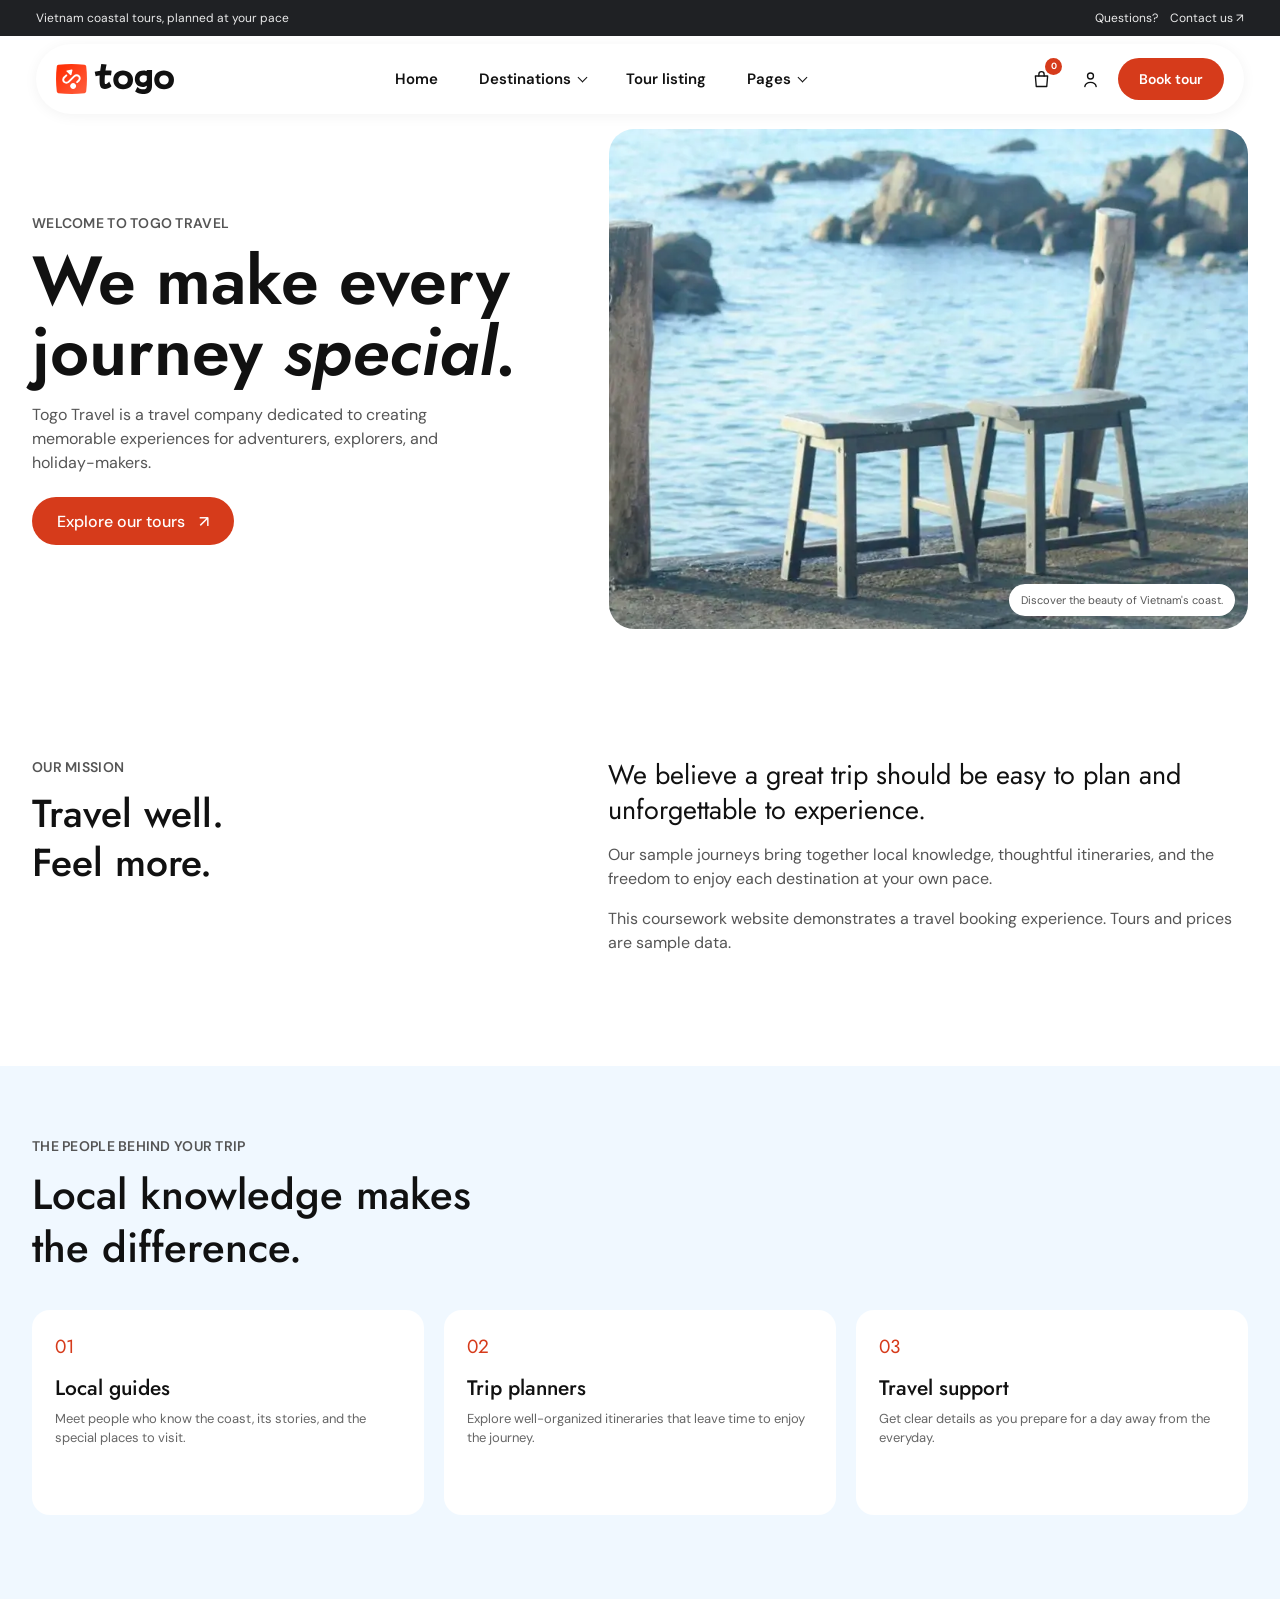
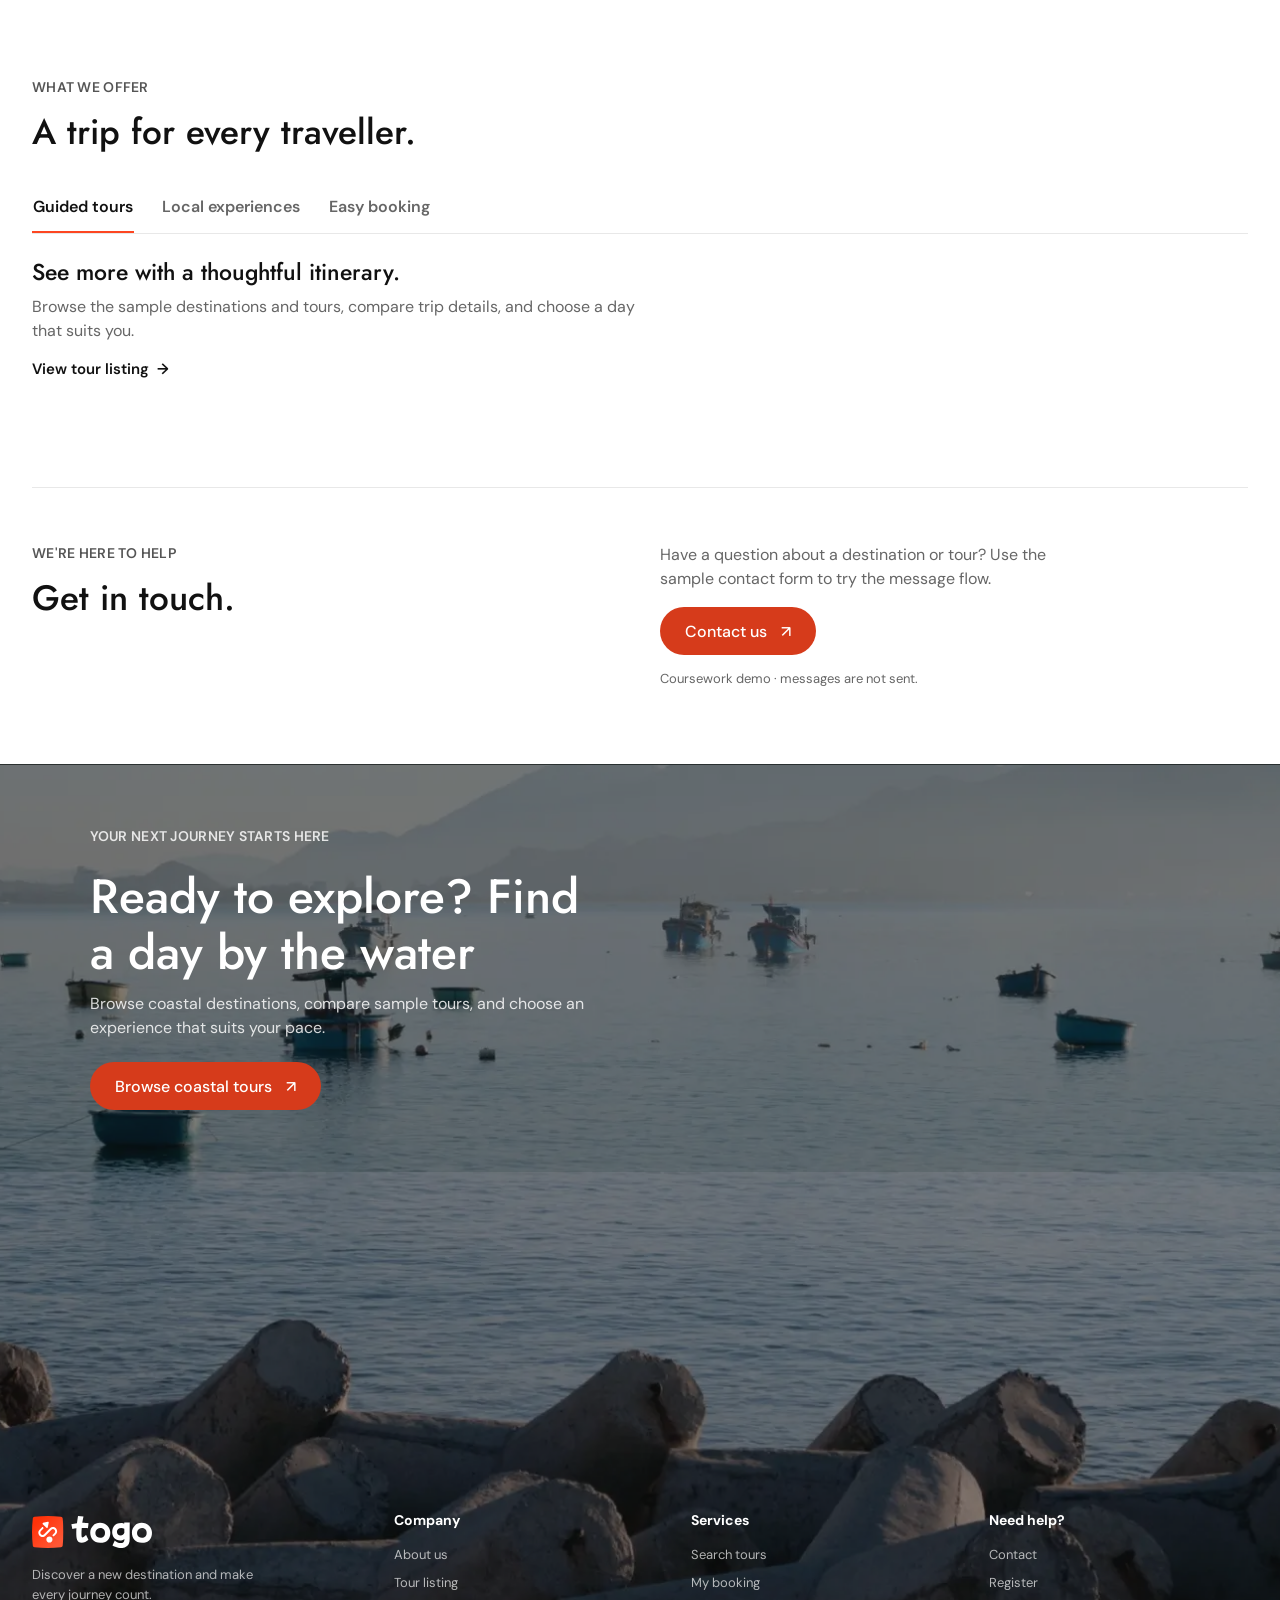
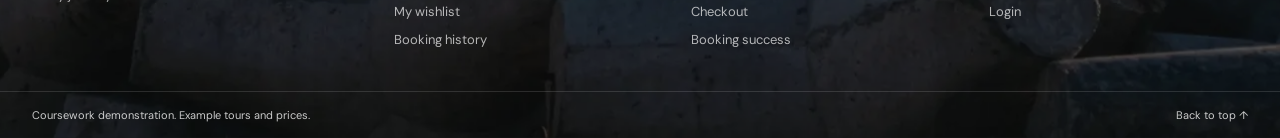
<file: about.html>
<!doctype html>
<html lang="en">
  <head>
    <meta charset="utf-8" />
    <meta name="viewport" content="width=device-width, initial-scale=1" />
    <meta
      name="description"
      content="Get to know Togo Travel and its approach to unforgettable coastal journeys."
    />
    <title>About us – Togo</title>
    <link rel="icon" type="image/svg+xml" href="assets/color.svg" />
    <link rel="preconnect" href="https://fonts.googleapis.com" />
    <link rel="preconnect" href="https://fonts.gstatic.com" crossorigin />
    <link
      href="https://fonts.googleapis.com/css2?family=DM+Sans:wght@400;500;600;700&family=Jost:wght@400;500;600;700&family=Outfit:wght@400;500;600;700&display=swap"
      rel="stylesheet"
    />
    <link rel="stylesheet" href="style.css?v=20261022" />
  </head>
  <body data-page="about">
    <a class="skip-link" href="#main">Skip to content</a>
    <header class="site-header" aria-label="Site header"></header>
    <main id="main" class="about-main">
      <section class="about-hero togo-container">
        <div class="about-hero-copy">
          <p class="section-kicker">WELCOME TO TOGO TRAVEL</p>
          <h1>We make every<br />journey <em>special.</em></h1>
          <p>
            Togo Travel is a travel company dedicated to creating memorable
            experiences for adventurers, explorers, and holiday-makers.
          </p>
          <a class="togo-pill togo-pill--orange" href="tours.html"
            >Explore our tours <span aria-hidden="true">↗</span></a
          >
        </div>
        <figure class="about-hero-image">
          <img
            src="assets/484654403_122219788280199704_3297984072406107023_n_1-1.webp"
            alt="Coastal landscape featured by Togo Travel"
          />
          <figcaption>Discover the beauty of Vietnam's coast.</figcaption>
        </figure>
      </section>
      <section class="purpose-section togo-container">
        <div class="purpose-label">
          <p class="section-kicker">OUR MISSION</p>
          <h2>Travel well.<br />Feel more.</h2>
        </div>
        <div class="purpose-copy">
          <p class="purpose-lede">
            We believe a great trip should be easy to plan and unforgettable to
            experience.
          </p>
          <p>
            Our sample journeys bring together local knowledge, thoughtful
            itineraries, and the freedom to enjoy each destination at your own
            pace.
          </p>
          <p>
            This coursework website demonstrates a travel booking experience.
            Tours and prices are sample data.
          </p>
        </div>
      </section>
      <section class="team-section">
        <div class="togo-container">
          <p class="section-kicker">THE PEOPLE BEHIND YOUR TRIP</p>
          <h2>Local knowledge makes<br />the difference.</h2>
          <div class="team-roles">
            <article>
              <span class="role-number">01</span>
              <h3>Local guides</h3>
              <p>
                Meet people who know the coast, its stories, and the special
                places to visit.
              </p>
            </article>
            <article>
              <span class="role-number">02</span>
              <h3>Trip planners</h3>
              <p>
                Explore well-organized itineraries that leave time to enjoy the
                journey.
              </p>
            </article>
            <article>
              <span class="role-number">03</span>
              <h3>Travel support</h3>
              <p>
                Get clear details as you prepare for a day away from the
                everyday.
              </p>
            </article>
          </div>
        </div>
      </section>
      <section class="service-section togo-container">
        <div class="section-heading">
          <p class="section-kicker">WHAT WE OFFER</p>
          <h2>A trip for every traveller.</h2>
        </div>
        <div
          class="about-tabs"
          role="tablist"
          aria-label="Togo Travel services"
        >
          <button
            id="tab-trips"
            role="tab"
            aria-selected="true"
            aria-controls="panel-trips"
          >
            Guided tours</button
          ><button
            id="tab-plan"
            role="tab"
            aria-selected="false"
            aria-controls="panel-plan"
          >
            Local experiences</button
          ><button
            id="tab-after"
            role="tab"
            aria-selected="false"
            aria-controls="panel-after"
          >
            Easy booking
          </button>
        </div>
        <div
          id="panel-trips"
          class="about-tab-panel"
          role="tabpanel"
          aria-labelledby="tab-trips"
        >
          <h3>See more with a thoughtful itinerary.</h3>
          <p>
            Browse the sample destinations and tours, compare trip details, and
            choose a day that suits you.
          </p>
          <a class="text-link" href="tours.html"
            >View tour listing <span aria-hidden="true">→</span></a
          >
        </div>
        <div
          id="panel-plan"
          class="about-tab-panel"
          role="tabpanel"
          aria-labelledby="tab-plan"
          hidden
        >
          <h3>Find the local side of every destination.</h3>
          <p>
            Our tour examples highlight local hosts, coastal scenery, and places
            to spend a little longer.
          </p>
          <a class="text-link" href="search.html"
            >Search destinations <span aria-hidden="true">→</span></a
          >
        </div>
        <div
          id="panel-after"
          class="about-tab-panel"
          role="tabpanel"
          aria-labelledby="tab-after"
          hidden
        >
          <h3>Keep all of your travel details in one place.</h3>
          <p>
            Save a tour, update your sample booking, and follow the checkout
            flow through to confirmation.
          </p>
          <a class="text-link" href="booking.html"
            >Open my booking <span aria-hidden="true">→</span></a
          >
        </div>
      </section>
      <section class="about-contact togo-container">
        <div>
          <p class="section-kicker">WE'RE HERE TO HELP</p>
          <h2>Get in touch.</h2>
        </div>
        <div>
          <p>
            Have a question about a destination or tour? Use the sample contact
            form to try the message flow.
          </p>
          <a class="togo-pill togo-pill--orange" href="contact.html"
            >Contact us <span aria-hidden="true">↗</span></a
          >
          <p class="about-demo-note">
            Coursework demo · messages are not sent.
          </p>
        </div>
      </section>
    </main>

    <footer class="site-footer"></footer>
    <div class="toast-region" aria-live="polite" aria-atomic="true"></div>
    <script src="tour-data.js?v=20261022"></script>
    <script src="state.js?v=20261022"></script>
    <script src="js/shared.js?v=20261022"></script>
    <script src="js/site.js?v=20261022"></script>
    <script src="js/contact-about.js?v=20261022"></script>
    <script src="app.js?v=20261022"></script>
  </body>
</html>
</file>
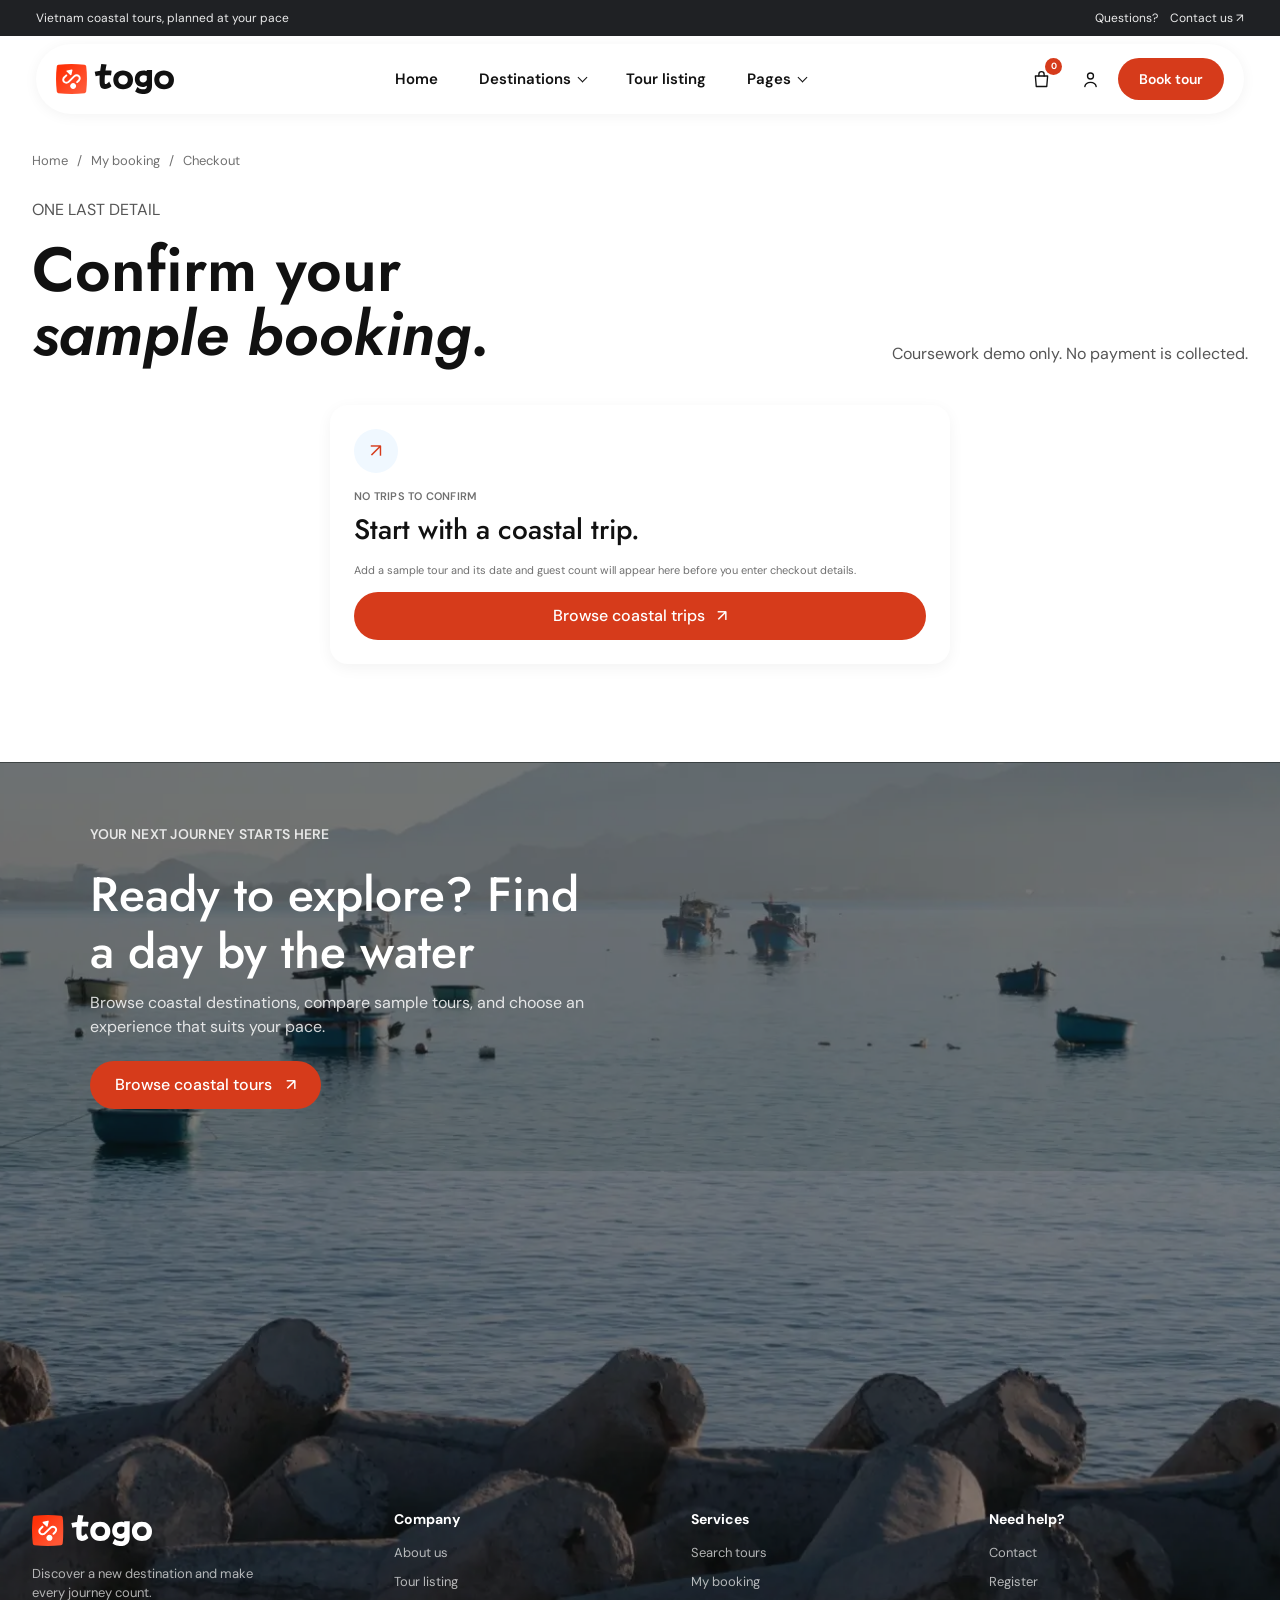
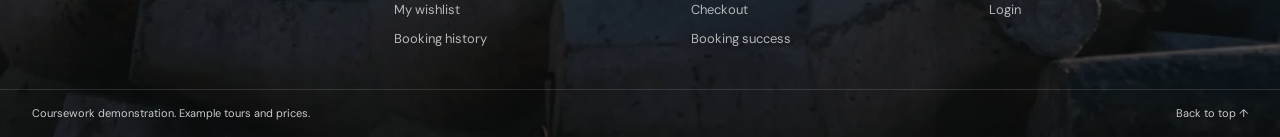
<file: checkout.html>
<!doctype html>
<html lang="en">
  <head>
    <meta charset="utf-8" />
    <meta name="viewport" content="width=device-width, initial-scale=1" />
    <meta
      name="description"
      content="Enter your details to complete a sample tour booking."
    />
    <title>Checkout – Togo</title>
    <link rel="icon" type="image/svg+xml" href="assets/color.svg" />
    <link rel="preconnect" href="https://fonts.googleapis.com" />
    <link rel="preconnect" href="https://fonts.gstatic.com" crossorigin />
    <link
      href="https://fonts.googleapis.com/css2?family=DM+Sans:wght@400;500;600;700&family=Jost:wght@400;500;600;700&family=Marcellus&display=swap"
      rel="stylesheet"
    />
    <link rel="stylesheet" href="style.css?v=20261022" />
  </head>
  <body data-page="checkout">
    <a class="skip-link" href="#main">Skip to content</a>
    <header class="site-header">
      <div class="header-inner">
        <a class="brand" href="index.html" aria-label="Coast and Current home"
          ><span class="brand-mark">C<span>+</span>C</span
          ><span class="brand-name">COAST <i>&amp;</i> CURRENT</span></a
        ><button
          class="menu-toggle"
          type="button"
          aria-expanded="false"
          aria-controls="primary-nav"
        >
          <span class="menu-lines" aria-hidden="true"></span
          ><span class="sr-only">Open navigation</span>
        </button>
        <nav class="primary-nav" id="primary-nav" aria-label="Main navigation">
          <a href="tours.html" data-nav="tours">Find a trip</a
          ><a href="about.html" data-nav="about">Our way</a
          ><a href="contact.html" data-nav="contact">Say hello</a>
        </nav>
        <div class="header-actions">
          <a
            class="header-utility"
            href="favorites.html"
            aria-label="Saved trips"
            ><span class="utility-label">Saved</span
            ><span class="count-pill" data-favorite-count>0</span></a
          ><a class="bag-link" href="booking.html"
            ><span>My booking</span
            ><span class="count-pill count-pill--dark" data-cart-count
              >0</span
            ></a
          ><a class="sign-in-link" href="login.html">Sign in</a>
        </div>
      </div>
    </header>
    <main id="main" class="page-wrap interior-main">
      <div class="breadcrumb">
        <a href="index.html">Home</a><span aria-hidden="true">/</span
        ><a href="booking.html">My booking</a><span aria-hidden="true">/</span
        ><span>Checkout</span>
      </div>
      <div class="flow-heading">
        <div>
          <p class="eyebrow">ONE LAST DETAIL</p>
          <h1>Confirm your<br /><em>sample booking.</em></h1>
        </div>
        <p class="checkout-demo-note">
          Coursework demo only. No payment is collected.
        </p>
      </div>
      <nav class="journey-progress" id="checkout-progress" aria-label="Booking progress"><ol>
        <li class="is-complete" data-step="1"><a href="tours.html"><span class="journey-step-marker" aria-hidden="true">01</span><span class="journey-step-copy"><span class="journey-step-label">Choose a trip</span><span class="journey-step-status" data-step-status>Complete</span></span></a></li>
        <li class="is-complete" data-step="2"><a href="booking.html"><span class="journey-step-marker" aria-hidden="true">02</span><span class="journey-step-copy"><span class="journey-step-label">Review booking</span><span class="journey-step-status" data-step-status>Complete</span></span></a></li>
        <li class="is-current" data-step="3" aria-current="step"><span class="journey-step-marker" aria-hidden="true">03</span><span class="journey-step-copy"><span class="journey-step-label">Contact details</span><span class="journey-step-status" data-step-status>Current</span></span></li>
        <li class="is-upcoming" data-step="4"><span class="journey-step-marker" aria-hidden="true">04</span><span class="journey-step-copy"><span class="journey-step-label">Saved</span><span class="journey-step-status" data-step-status>Next</span></span></li>
      </ol></nav>
      <div class="checkout-layout">
        <form id="checkout-form" class="form-panel form-stack" novalidate>
          <div class="form-section-title">
            <h2>Contact details</h2>
            <p>These are kept only in this browser for the coursework demo.</p>
          </div>
          <div class="form-grid">
            <div class="field">
              <label for="checkout-name">Full name</label
              ><input
                id="checkout-name"
                name="name"
                autocomplete="name"
                required
              /><span class="field-error" data-error-for="name"></span>
            </div>
            <div class="field">
              <label for="checkout-email">Email address</label
              ><input
                id="checkout-email"
                name="email"
                type="email"
                autocomplete="email"
                required
              /><span class="field-error" data-error-for="email"></span>
            </div>
            <div class="field">
              <label for="checkout-phone">Phone number</label
              ><input
                id="checkout-phone"
                name="phone"
                type="tel"
                autocomplete="tel"
                required
              /><span class="field-error" data-error-for="phone"></span>
            </div>
            <div class="field">
              <label for="checkout-city">City or address</label
              ><input
                id="checkout-city"
                name="city"
                autocomplete="street-address"
                required
              /><span class="field-error" data-error-for="city"></span>
            </div>
            <div class="field field--wide">
              <label for="checkout-note"
                >Anything your host should know?
                <span class="field-hint">Optional</span></label
              ><textarea
                id="checkout-note"
                name="note"
                rows="3"
                maxlength="300"
              ></textarea>
            </div>
          </div>
          <fieldset class="payment-options">
            <legend class="field-label">Choose a sample payment method</legend>
            <label class="payment-choice"
              ><input
                type="radio"
                name="payment"
                value="Pay on arrival"
                required
              /><span
                ><strong>Pay on arrival</strong
                ><small>Example choice for the coursework flow</small></span
              ></label
            ><label class="payment-choice"
              ><input type="radio" name="payment" value="Bank transfer" /><span
                ><strong>Bank transfer</strong
                ><small>No bank details are collected in this demo</small></span
              ></label
            >
          </fieldset>
          <p id="checkout-message" class="form-message" role="status"></p>
          <button class="button button--coral" type="submit">
            Confirm sample booking <span aria-hidden="true">↗</span>
          </button>
        </form>
        <aside
          id="checkout-summary"
          class="summary-panel checkout-summary"
          aria-label="Order summary"
        ></aside>
      </div>
    </main>
    <footer class="site-footer">
      <div class="footer-top page-wrap">
        <div>
          <a class="brand brand--footer" href="index.html"
            ><span class="brand-mark">C<span>+</span>C</span
            ><span class="brand-name">COAST <i>&amp;</i> CURRENT</span></a
          >
          <p>Good days, found by the water.</p>
        </div>
        <div class="footer-links">
          <a href="tours.html">Find a trip</a><a href="about.html">Our way</a
          ><a href="contact.html">Contact</a
          ><a href="history.html">Booking history</a>
        </div>
        <a class="footer-contact" href="mailto:hello@coastandcurrent.example"
          >hello@coastandcurrent.example <span aria-hidden="true">↗</span></a
        >
      </div>
      <div class="footer-bottom page-wrap">
        <span>Coursework demo · Example tours and prices</span
        ><a href="#main">Back to top ↑</a>
      </div>
    </footer>
    <div class="toast-region" aria-live="polite" aria-atomic="true"></div>
    <script src="tour-data.js?v=20261022"></script>
    <script src="state.js?v=20261022"></script>
    <script src="js/shared.js?v=20261022"></script>
    <script src="js/site.js?v=20261022"></script>
    <script src="js/checkout.js?v=20261022"></script>
    <script src="app.js?v=20261022"></script>
  </body>
</html>
</file>
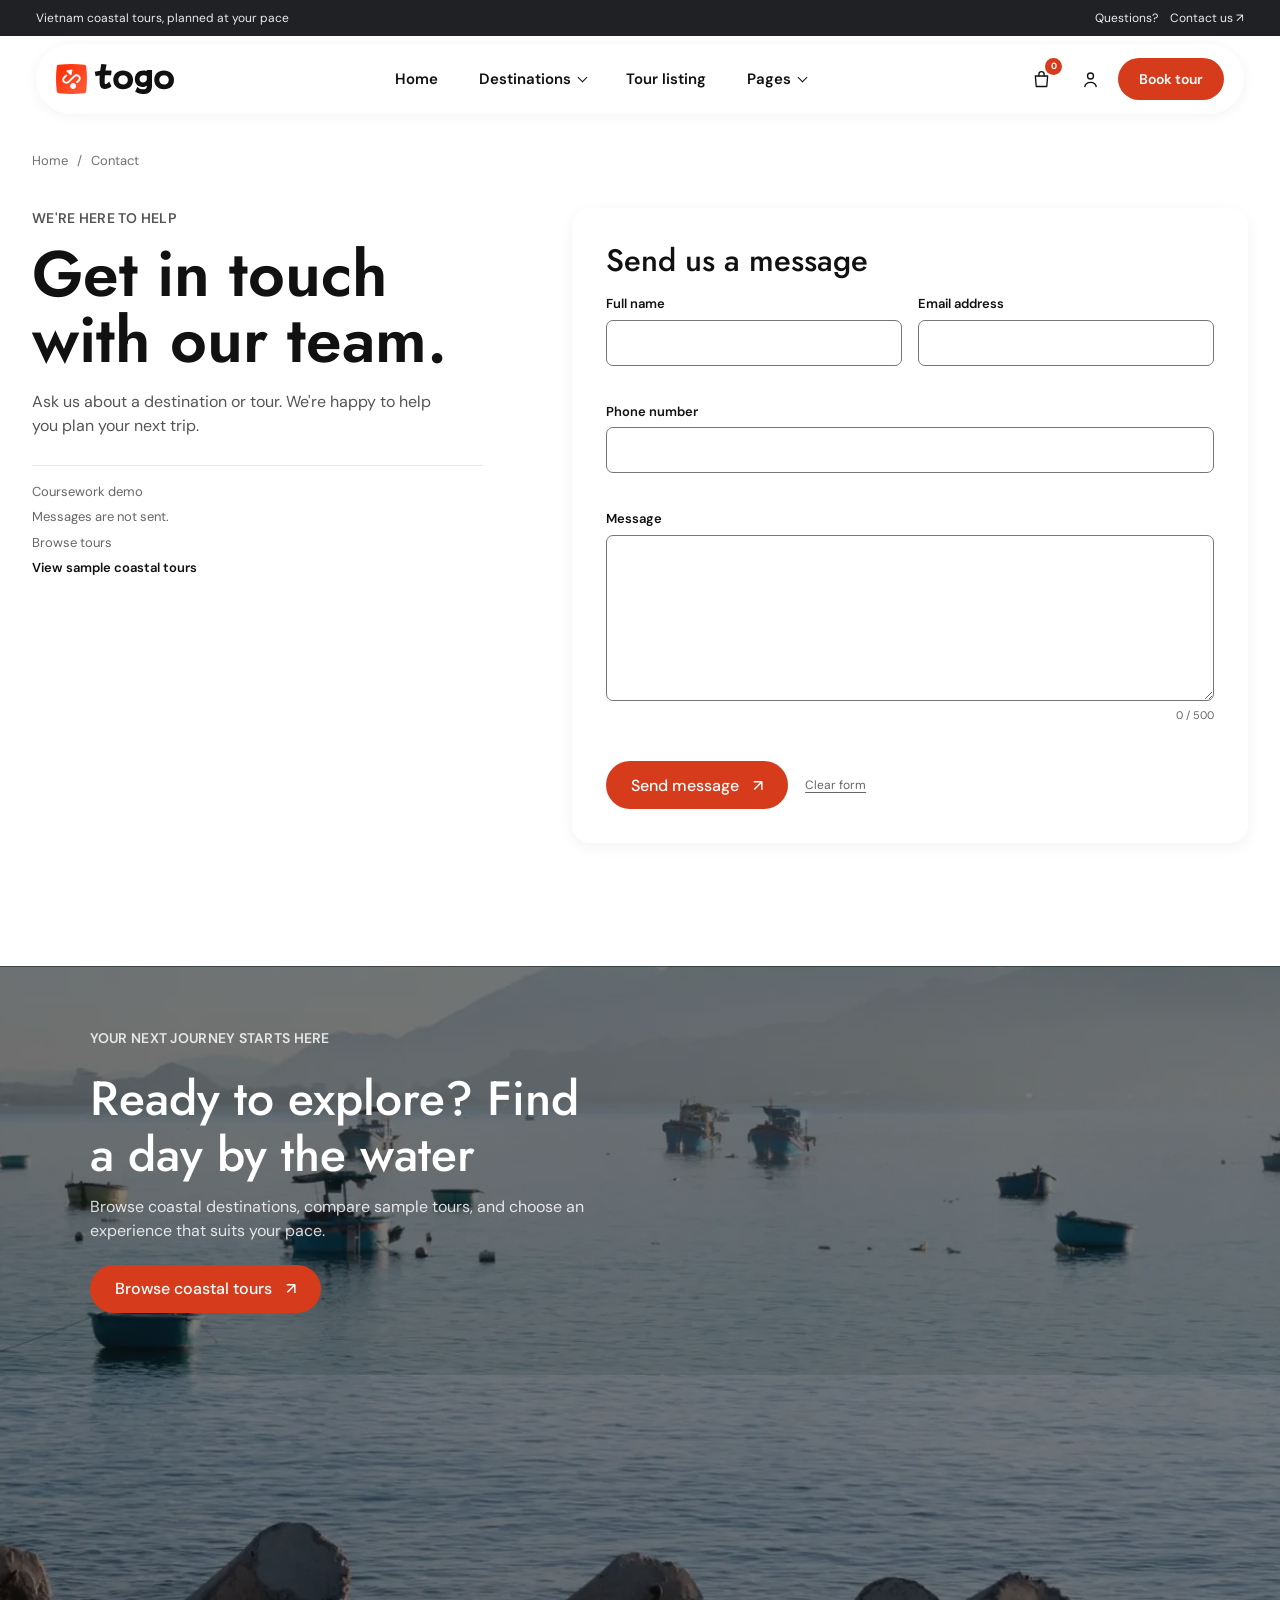
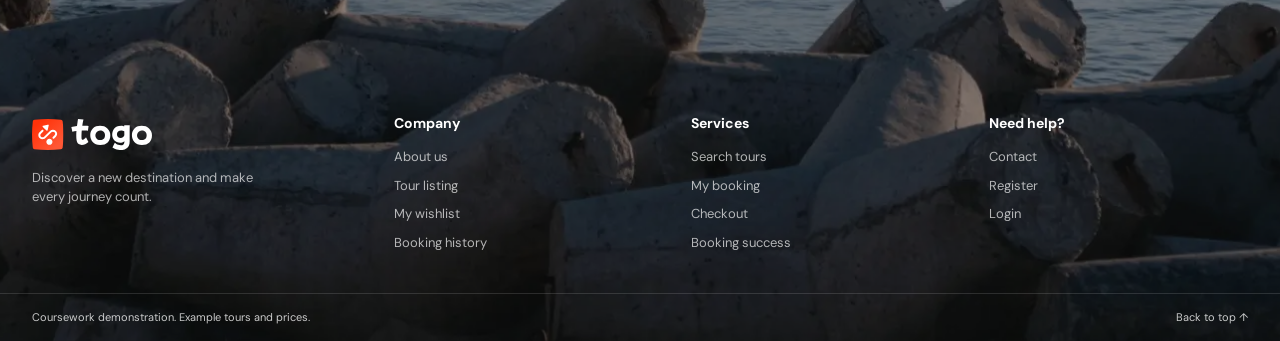
<file: contact.html>
<!doctype html>
<html lang="en">
  <head>
    <meta charset="utf-8" />
    <meta name="viewport" content="width=device-width, initial-scale=1" />
    <meta
      name="description"
      content="Contact Togo Travel about destinations and sample tours."
    />
    <title>Contact – Togo</title>
    <link rel="icon" type="image/svg+xml" href="assets/color.svg" />
    <link rel="preconnect" href="https://fonts.googleapis.com" />
    <link rel="preconnect" href="https://fonts.gstatic.com" crossorigin />
    <link
      href="https://fonts.googleapis.com/css2?family=DM+Sans:wght@400;500;600;700&family=Jost:wght@400;500;600;700&family=Outfit:wght@400;500;600;700&display=swap"
      rel="stylesheet"
    />
    <link rel="stylesheet" href="style.css?v=20261022" />
  </head>
  <body data-page="contact">
    <a class="skip-link" href="#main">Skip to content</a>
    <header class="site-header" aria-label="Site header"></header>
    <main id="main" class="page-wrap interior-main">
      <div class="breadcrumb">
        <a href="index.html">Home</a><span aria-hidden="true">/</span
        ><span>Contact</span>
      </div>
      <section class="contact-layout">
        <div class="contact-copy">
          <p class="section-kicker">WE'RE HERE TO HELP</p>
          <h1>Get in touch<br />with our team.</h1>
          <p>
            Ask us about a destination or tour. We're happy to help you plan
            your next trip.
          </p>
          <div class="contact-details">
            <span>Coursework demo</span><span>Messages are not sent.</span>
            <span>Browse tours</span><a href="tours.html">View sample coastal tours</a>
          </div>
        </div>
        <form id="contact-form" class="form-panel form-stack" novalidate>
          <h2>Send us a message</h2>
          <div class="form-grid">
            <div class="field">
              <label for="contact-name">Full name</label
              ><input
                id="contact-name"
                name="name"
                autocomplete="name"
                required
              /><span class="field-error" data-error-for="name"></span>
            </div>
            <div class="field">
              <label for="contact-email">Email address</label
              ><input
                id="contact-email"
                name="email"
                type="email"
                autocomplete="email"
                required
              /><span class="field-error" data-error-for="email"></span>
            </div>
            <div class="field field--wide">
              <label for="contact-phone">Phone number</label
              ><input
                id="contact-phone"
                name="phone"
                type="tel"
                autocomplete="tel"
                required
              /><span class="field-error" data-error-for="phone"></span>
            </div>
            <div class="field field--wide">
              <label for="contact-message">Message</label
              ><textarea
                id="contact-message"
                name="message"
                rows="6"
                maxlength="500"
                required
              ></textarea>
              <div class="message-meter">
                <span class="field-error" data-error-for="message"></span
                ><span id="message-count" aria-live="polite">0 / 500</span>
              </div>
            </div>
          </div>
          <p id="contact-status" class="form-message" role="status"></p>
          <div class="form-actions">
            <button class="togo-pill togo-pill--orange" type="submit">
              Send message <span aria-hidden="true">↗</span></button
            ><button class="text-button" type="reset">Clear form</button>
          </div>
        </form>
      </section>
    </main>
    <footer class="site-footer"></footer>
    <div class="toast-region" aria-live="polite" aria-atomic="true"></div>
    <script src="tour-data.js?v=20261022"></script>
    <script src="state.js?v=20261022"></script>
    <script src="js/shared.js?v=20261022"></script>
    <script src="js/site.js?v=20261022"></script>
    <script src="js/contact-about.js?v=20261022"></script>
    <script src="app.js?v=20261022"></script>
  </body>
</html>
</file>
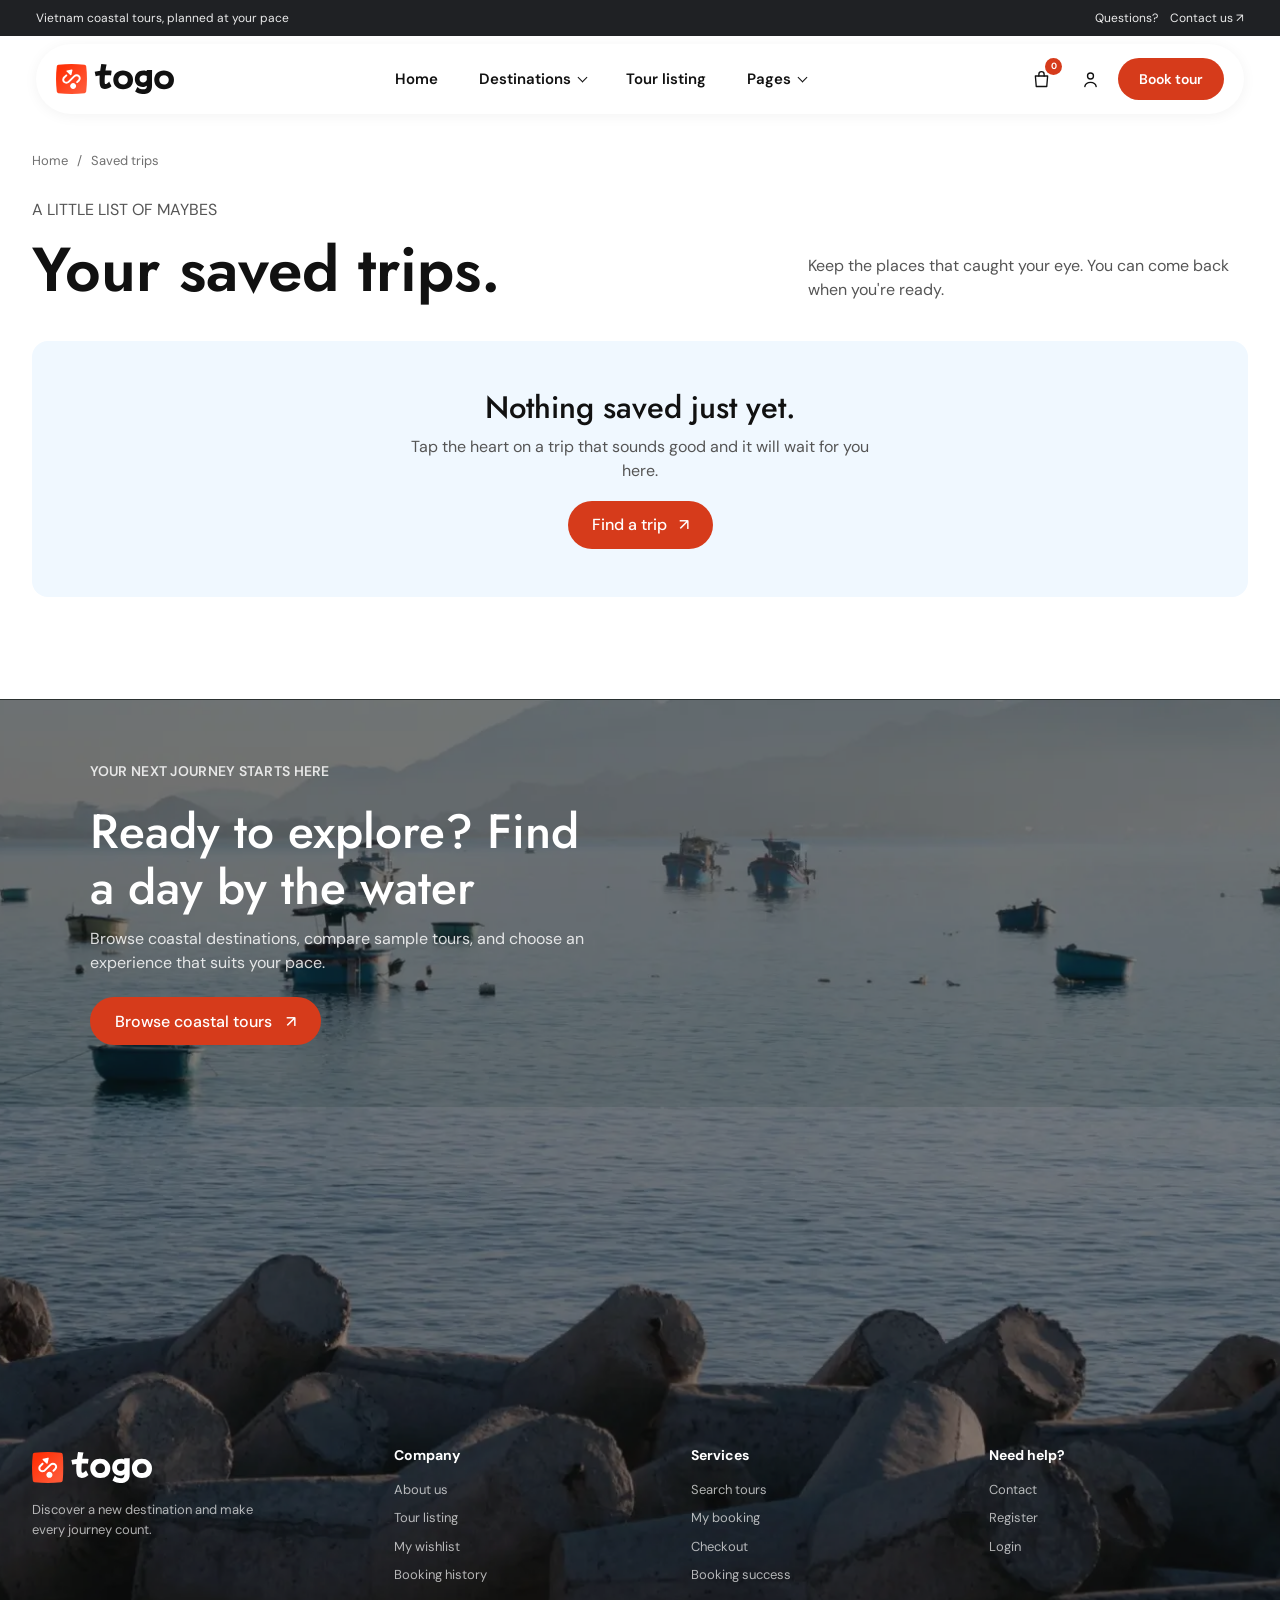
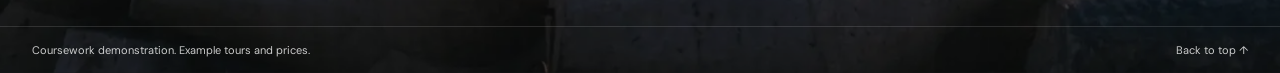
<file: favorites.html>
<!doctype html>
<html lang="en">
  <head>
    <meta charset="utf-8" />
    <meta name="viewport" content="width=device-width, initial-scale=1" />
    <meta name="description" content="Your saved sample coastal trips." />
    <title>My wishlist – Togo</title>
    <link rel="icon" type="image/svg+xml" href="assets/color.svg" />
    <link rel="preconnect" href="https://fonts.googleapis.com" />
    <link rel="preconnect" href="https://fonts.gstatic.com" crossorigin />
    <link
      href="https://fonts.googleapis.com/css2?family=DM+Sans:wght@400;500;600;700&family=Jost:wght@400;500;600;700&family=Marcellus&display=swap"
      rel="stylesheet"
    />
    <link rel="stylesheet" href="style.css?v=20261022" />
  </head>
  <body data-page="favorites">
    <a class="skip-link" href="#main">Skip to content</a>
    <header class="site-header">
      <div class="header-inner">
        <a class="brand" href="index.html" aria-label="Coast and Current home"
          ><span class="brand-mark">C<span>+</span>C</span
          ><span class="brand-name">COAST <i>&amp;</i> CURRENT</span></a
        ><button
          class="menu-toggle"
          type="button"
          aria-expanded="false"
          aria-controls="primary-nav"
        >
          <span class="menu-lines" aria-hidden="true"></span
          ><span class="sr-only">Open navigation</span>
        </button>
        <nav class="primary-nav" id="primary-nav" aria-label="Main navigation">
          <a href="tours.html" data-nav="tours">Find a trip</a
          ><a href="about.html" data-nav="about">Our way</a
          ><a href="contact.html" data-nav="contact">Say hello</a>
        </nav>
        <div class="header-actions">
          <a
            class="header-utility"
            href="favorites.html"
            aria-label="Saved trips"
            aria-current="page"
            ><span class="utility-label">Saved</span
            ><span class="count-pill" data-favorite-count>0</span></a
          ><a class="bag-link" href="booking.html"
            ><span>My booking</span
            ><span class="count-pill count-pill--dark" data-cart-count
              >0</span
            ></a
          ><a class="sign-in-link" href="login.html">Sign in</a>
        </div>
      </div>
    </header>
    <main id="main" class="page-wrap interior-main">
      <div class="breadcrumb">
        <a href="index.html">Home</a><span aria-hidden="true">/</span
        ><span>Saved trips</span>
      </div>
      <div class="flow-heading">
        <div>
          <p class="eyebrow">A LITTLE LIST OF MAYBES</p>
          <h1>Your saved trips.</h1>
        </div>
        <p class="flow-lede">
          Keep the places that caught your eye. You can come back when you're
          ready.
        </p>
      </div>
      <div id="favorite-results" class="tour-grid" aria-live="polite"></div>
    </main>
    <footer class="site-footer">
      <div class="footer-top page-wrap">
        <div>
          <a class="brand brand--footer" href="index.html"
            ><span class="brand-mark">C<span>+</span>C</span
            ><span class="brand-name">COAST <i>&amp;</i> CURRENT</span></a
          >
          <p>Good days, found by the water.</p>
        </div>
        <div class="footer-links">
          <a href="tours.html">Find a trip</a><a href="about.html">Our way</a
          ><a href="contact.html">Contact</a
          ><a href="history.html">Booking history</a>
        </div>
        <a class="footer-contact" href="mailto:hello@coastandcurrent.example"
          >hello@coastandcurrent.example <span aria-hidden="true">↗</span></a
        >
      </div>
      <div class="footer-bottom page-wrap">
        <span>Coursework demo · Example tours and prices</span
        ><a href="#main">Back to top ↑</a>
      </div>
    </footer>
    <div class="toast-region" aria-live="polite" aria-atomic="true"></div>
    <script src="tour-data.js?v=20261022"></script>
    <script src="state.js?v=20261022"></script>
    <script src="js/shared.js?v=20261022"></script>
    <script src="js/site.js?v=20261022"></script>
    <script src="js/catalog.js?v=20261022"></script>
    <script src="app.js?v=20261022"></script>
  </body>
</html>
</file>
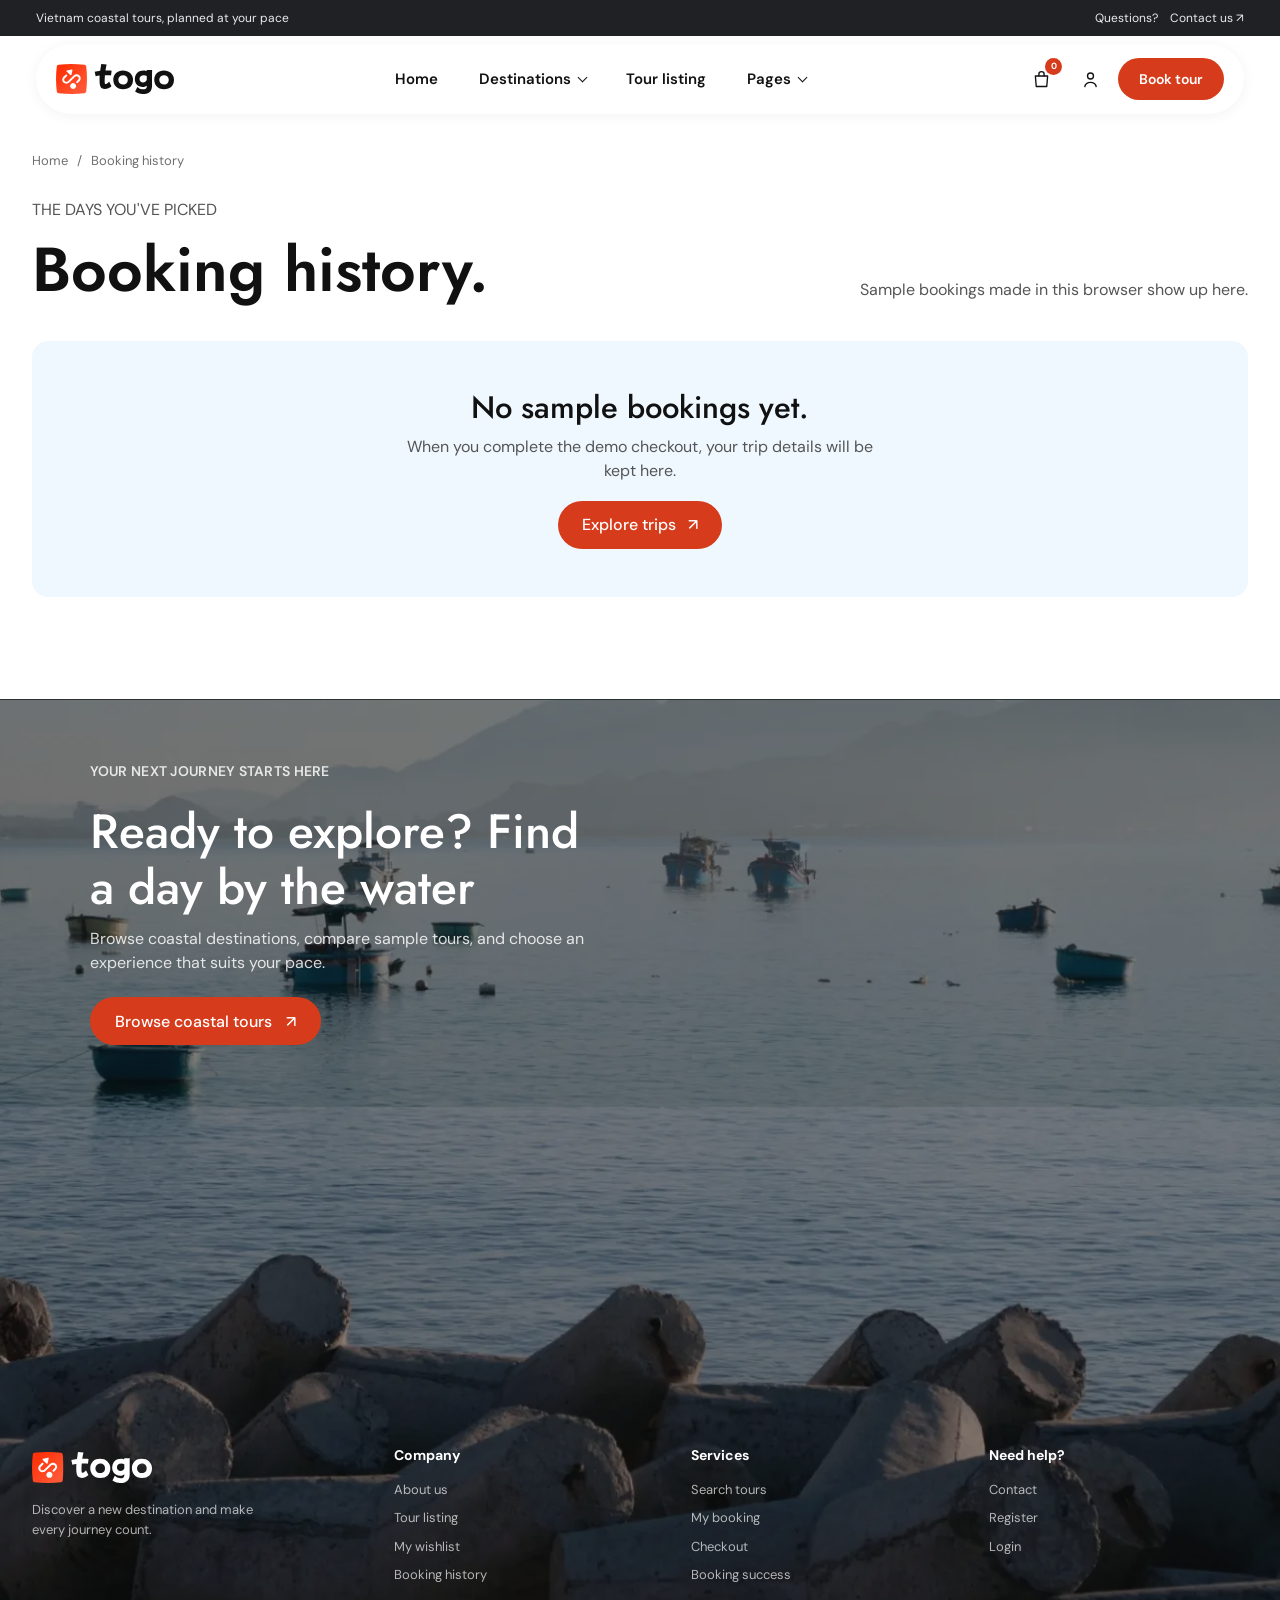
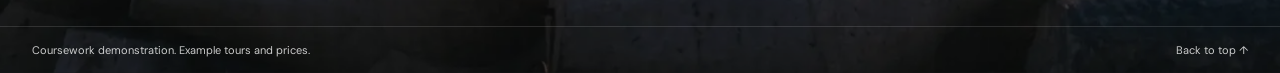
<file: history.html>
<!doctype html>
<html lang="en">
  <head>
    <meta charset="utf-8" />
    <meta name="viewport" content="width=device-width, initial-scale=1" />
    <meta
      name="description"
      content="Review your sample coastal tour booking history."
    />
    <title>Booking history – Togo</title>
    <link rel="icon" type="image/svg+xml" href="assets/color.svg" />
    <link rel="preconnect" href="https://fonts.googleapis.com" />
    <link rel="preconnect" href="https://fonts.gstatic.com" crossorigin />
    <link
      href="https://fonts.googleapis.com/css2?family=DM+Sans:wght@400;500;600;700&family=Jost:wght@400;500;600;700&family=Marcellus&display=swap"
      rel="stylesheet"
    />
    <link rel="stylesheet" href="style.css?v=20261022" />
  </head>
  <body data-page="history">
    <a class="skip-link" href="#main">Skip to content</a>
    <header class="site-header">
      <div class="header-inner">
        <a class="brand" href="index.html" aria-label="Coast and Current home"
          ><span class="brand-mark">C<span>+</span>C</span
          ><span class="brand-name">COAST <i>&amp;</i> CURRENT</span></a
        ><button
          class="menu-toggle"
          type="button"
          aria-expanded="false"
          aria-controls="primary-nav"
        >
          <span class="menu-lines" aria-hidden="true"></span
          ><span class="sr-only">Open navigation</span>
        </button>
        <nav class="primary-nav" id="primary-nav" aria-label="Main navigation">
          <a href="tours.html" data-nav="tours">Find a trip</a
          ><a href="about.html" data-nav="about">Our way</a
          ><a href="contact.html" data-nav="contact">Say hello</a>
        </nav>
        <div class="header-actions">
          <a
            class="header-utility"
            href="favorites.html"
            aria-label="Saved trips"
            ><span class="utility-label">Saved</span
            ><span class="count-pill" data-favorite-count>0</span></a
          ><a class="bag-link" href="booking.html"
            ><span>My booking</span
            ><span class="count-pill count-pill--dark" data-cart-count
              >0</span
            ></a
          ><a class="sign-in-link" href="login.html">Sign in</a>
        </div>
      </div>
    </header>
    <main id="main" class="page-wrap interior-main">
      <div class="breadcrumb">
        <a href="index.html">Home</a><span aria-hidden="true">/</span
        ><span>Booking history</span>
      </div>
      <div class="flow-heading">
        <div>
          <p class="eyebrow">THE DAYS YOU'VE PICKED</p>
          <h1>Booking history.</h1>
        </div>
        <p class="flow-lede">
          Sample bookings made in this browser show up here.
        </p>
      </div>
      <section
        id="booking-history"
        class="history-list"
        aria-live="polite"
      ></section>
    </main>
    <footer class="site-footer">
      <div class="footer-top page-wrap">
        <div>
          <a class="brand brand--footer" href="index.html"
            ><span class="brand-mark">C<span>+</span>C</span
            ><span class="brand-name">COAST <i>&amp;</i> CURRENT</span></a
          >
          <p>Good days, found by the water.</p>
        </div>
        <div class="footer-links">
          <a href="tours.html">Find a trip</a><a href="about.html">Our way</a
          ><a href="contact.html">Contact</a
          ><a href="history.html">Booking history</a>
        </div>
        <a class="footer-contact" href="mailto:hello@coastandcurrent.example"
          >hello@coastandcurrent.example <span aria-hidden="true">↗</span></a
        >
      </div>
      <div class="footer-bottom page-wrap">
        <span>Coursework demo · Example tours and prices</span
        ><a href="#main">Back to top ↑</a>
      </div>
    </footer>
    <div class="toast-region" aria-live="polite" aria-atomic="true"></div>
    <script src="tour-data.js?v=20261022"></script>
    <script src="state.js?v=20261022"></script>
    <script src="js/shared.js?v=20261022"></script>
    <script src="js/site.js?v=20261022"></script>
    <script src="js/history.js?v=20261022"></script>
    <script src="app.js?v=20261022"></script>
  </body>
</html>
</file>
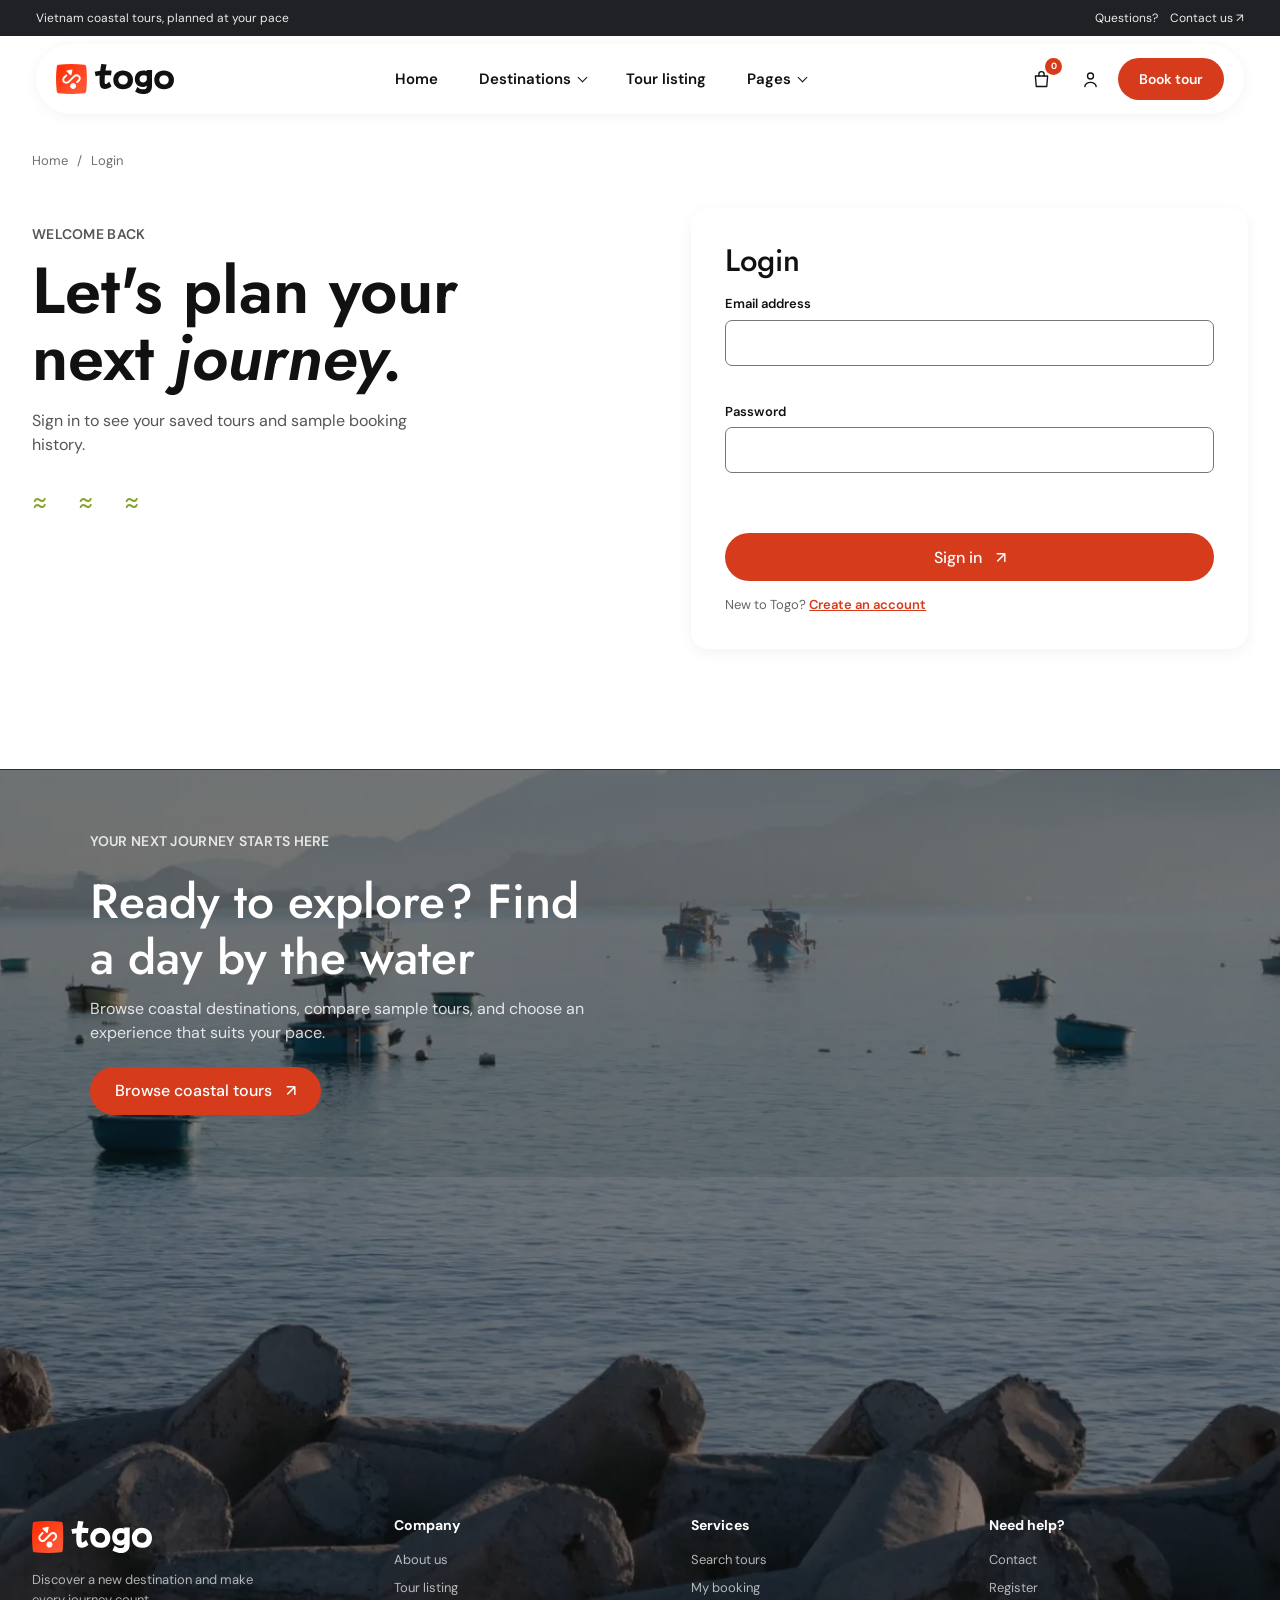
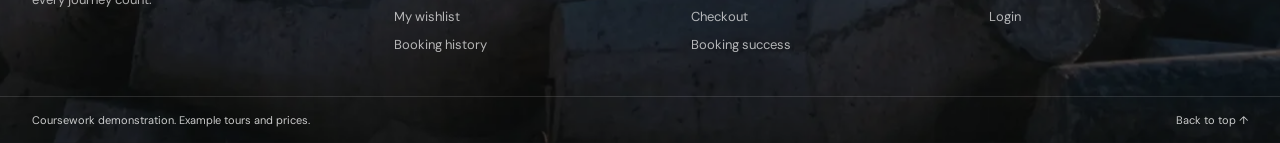
<file: login.html>
<!doctype html>
<html lang="en">
  <head>
    <meta charset="utf-8" />
    <meta name="viewport" content="width=device-width, initial-scale=1" />
    <meta
      name="description"
      content="Sign in to your Togo Travel coursework account."
    />
    <title>Login – Togo</title>
    <link rel="icon" type="image/svg+xml" href="assets/color.svg" />
    <link rel="preconnect" href="https://fonts.googleapis.com" />
    <link rel="preconnect" href="https://fonts.gstatic.com" crossorigin />
    <link
      href="https://fonts.googleapis.com/css2?family=DM+Sans:wght@400;500;600;700&family=Jost:wght@400;500;600;700&family=Outfit:wght@400;500;600;700&display=swap"
      rel="stylesheet"
    />
    <link rel="stylesheet" href="style.css?v=20261022" />
  </head>
  <body data-page="login">
    <a class="skip-link" href="#main">Skip to content</a>
    <header class="site-header" aria-label="Site header"></header>
    <main id="main" class="page-wrap interior-main">
      <div class="breadcrumb">
        <a href="index.html">Home</a><span aria-hidden="true">/</span
        ><span>Login</span>
      </div>
      <section class="account-layout account-layout--login">
        <div class="account-copy">
          <p class="section-kicker">WELCOME BACK</p>
          <h1>Let's plan your<br />next <em>journey.</em></h1>
          <p>Sign in to see your saved tours and sample booking history.</p>
          <span class="account-wave" aria-hidden="true">≈&nbsp; ≈&nbsp; ≈</span>
        </div>
        <form id="login-form" class="form-panel form-stack" novalidate>
          <h2>Login</h2>
          <div class="field">
            <label for="login-email">Email address</label
            ><input
              id="login-email"
              name="email"
              type="email"
              autocomplete="username"
              required
            /><span class="field-error" data-error-for="email"></span>
          </div>
          <div class="field">
            <label for="login-password">Password</label
            ><input
              id="login-password"
              name="password"
              type="password"
              autocomplete="current-password"
              required
            /><span class="field-error" data-error-for="password"></span>
          </div>
          <p id="login-message" class="form-message" role="status"></p>
          <button class="togo-pill togo-pill--orange" type="submit">
            Sign in <span aria-hidden="true">↗</span>
          </button>
          <p class="form-footnote">
            New to Togo? <a href="register.html">Create an account</a>
          </p>
        </form>
      </section>
    </main>
    <footer class="site-footer"></footer>
    <div class="toast-region" aria-live="polite" aria-atomic="true"></div>
    <script src="tour-data.js?v=20261022"></script>
    <script src="state.js?v=20261022"></script>
    <script src="js/shared.js?v=20261022"></script>
    <script src="js/site.js?v=20261022"></script>
    <script src="js/account.js?v=20261022"></script>
    <script src="app.js?v=20261022"></script>
  </body>
</html>
</file>
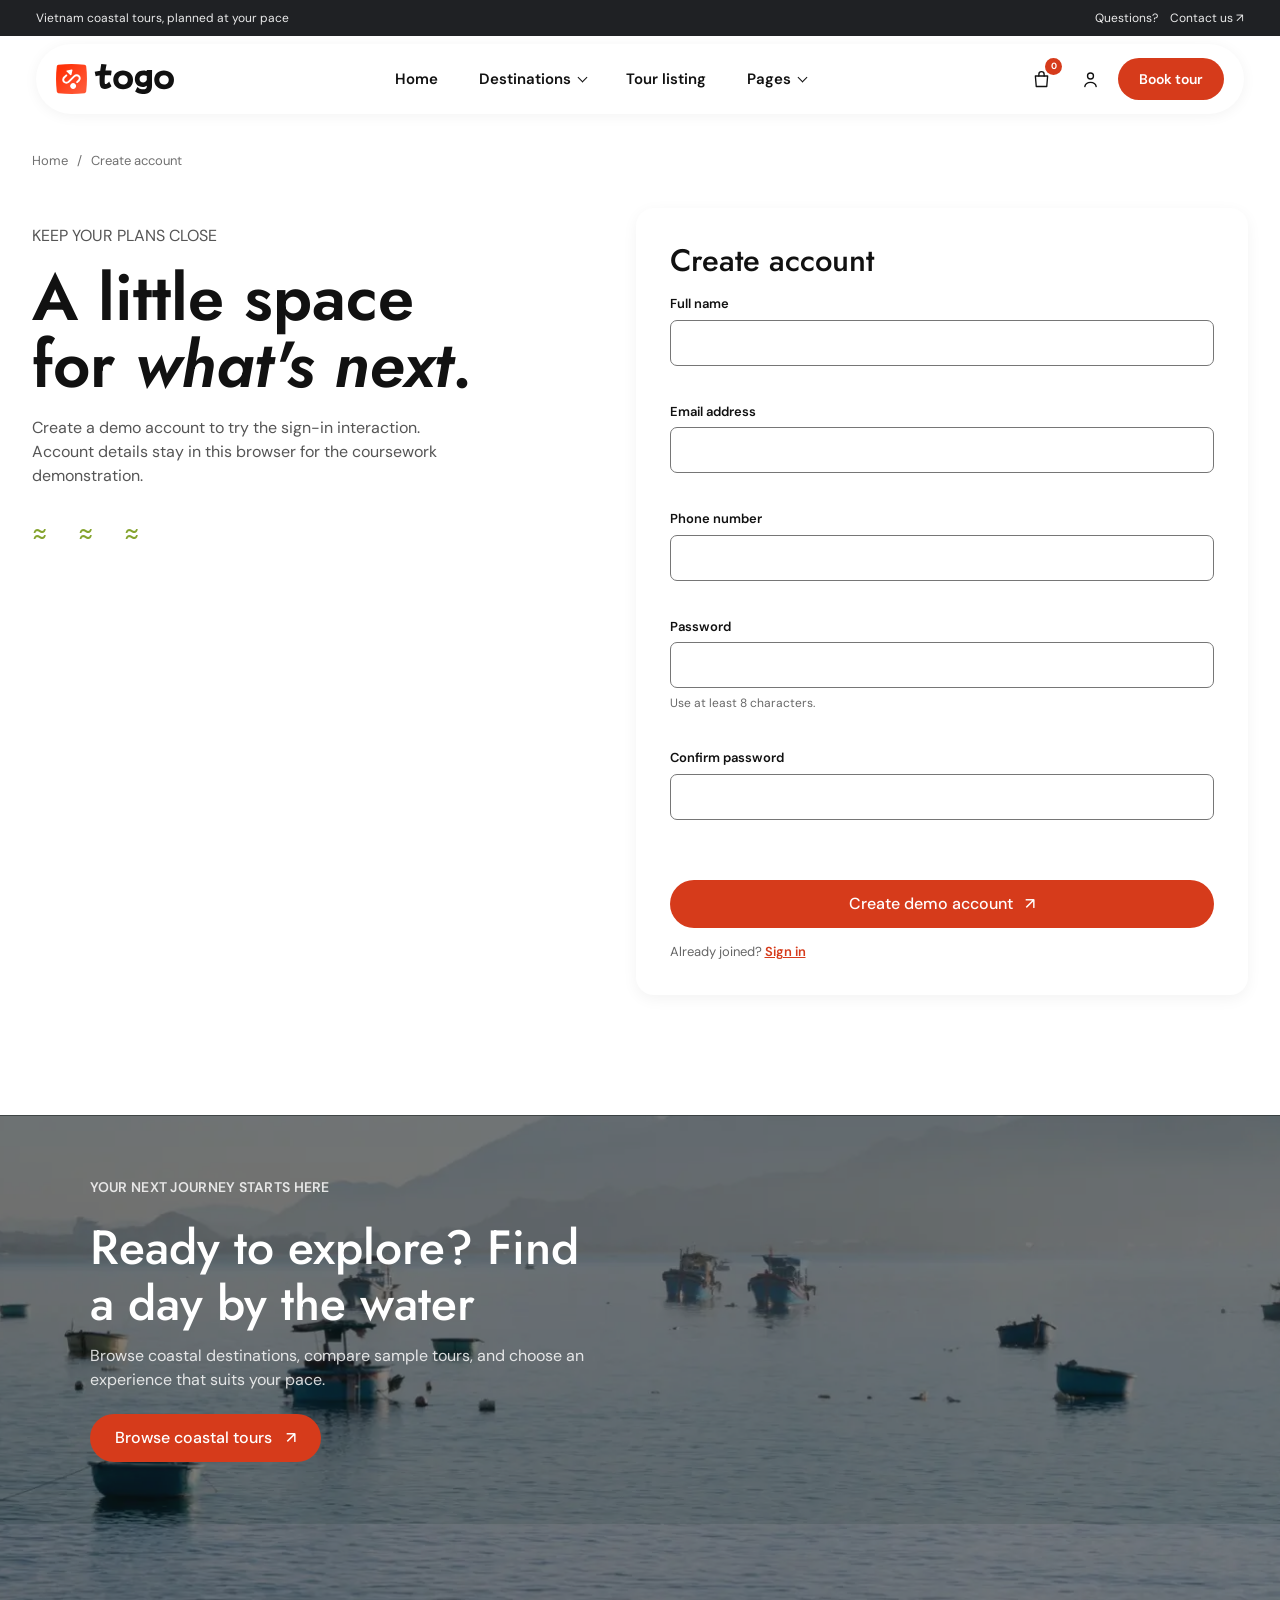
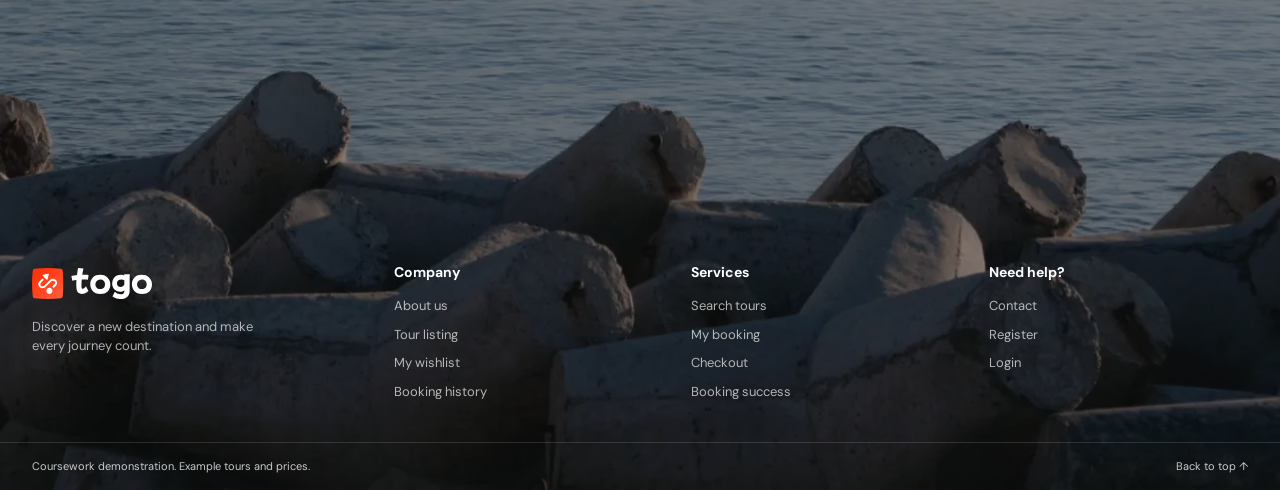
<file: register.html>
<!doctype html>
<html lang="en">
  <head>
    <meta charset="utf-8" />
    <meta name="viewport" content="width=device-width, initial-scale=1" />
    <meta
      name="description"
      content="Create a local demo account to try the Togo registration flow."
    />
    <title>Register – Togo</title>
    <link rel="icon" type="image/svg+xml" href="assets/color.svg" />
    <link rel="preconnect" href="https://fonts.googleapis.com" />
    <link rel="preconnect" href="https://fonts.gstatic.com" crossorigin />
    <link
      href="https://fonts.googleapis.com/css2?family=DM+Sans:wght@400;500;600;700&family=Jost:wght@400;500;600;700&family=Marcellus&display=swap"
      rel="stylesheet"
    />
    <link rel="stylesheet" href="style.css?v=20261022" />
  </head>
  <body data-page="register">
    <a class="skip-link" href="#main">Skip to content</a>
    <header class="site-header">
      <div class="header-inner">
        <a class="brand" href="index.html" aria-label="Coast and Current home"
          ><span class="brand-mark">C<span>+</span>C</span
          ><span class="brand-name">COAST <i>&amp;</i> CURRENT</span></a
        ><button
          class="menu-toggle"
          type="button"
          aria-expanded="false"
          aria-controls="primary-nav"
        >
          <span class="menu-lines" aria-hidden="true"></span
          ><span class="sr-only">Open navigation</span>
        </button>
        <nav class="primary-nav" id="primary-nav" aria-label="Main navigation">
          <a href="tours.html" data-nav="tours">Find a trip</a
          ><a href="about.html" data-nav="about">Our way</a
          ><a href="contact.html" data-nav="contact">Say hello</a>
        </nav>
        <div class="header-actions">
          <a
            class="header-utility"
            href="favorites.html"
            aria-label="Saved trips"
            ><span class="utility-label">Saved</span
            ><span class="count-pill" data-favorite-count>0</span></a
          ><a class="bag-link" href="booking.html"
            ><span>My booking</span
            ><span class="count-pill count-pill--dark" data-cart-count
              >0</span
            ></a
          ><a class="sign-in-link" href="login.html">Sign in</a>
        </div>
      </div>
    </header>
    <main id="main" class="page-wrap interior-main">
      <div class="breadcrumb">
        <a href="index.html">Home</a><span aria-hidden="true">/</span
        ><span>Create account</span>
      </div>
      <section class="account-layout">
        <div class="account-copy">
          <p class="eyebrow">KEEP YOUR PLANS CLOSE</p>
          <h1>A little space<br />for <em>what's next.</em></h1>
          <p>
            Create a demo account to try the sign-in interaction. Account
            details stay in this browser for the coursework demonstration.
          </p>
          <span class="account-wave" aria-hidden="true">≈&nbsp; ≈&nbsp; ≈</span>
        </div>
        <form id="register-form" class="form-panel form-stack" novalidate>
          <h2>Create account</h2>
          <div class="field">
            <label for="register-name">Full name</label
            ><input
              id="register-name"
              name="name"
              autocomplete="name"
              required
            /><span class="field-error" data-error-for="name"></span>
          </div>
          <div class="field">
            <label for="register-email">Email address</label
            ><input
              id="register-email"
              name="email"
              type="email"
              autocomplete="email"
              required
            /><span class="field-error" data-error-for="email"></span>
          </div>
          <div class="field">
            <label for="register-phone">Phone number</label
            ><input
              id="register-phone"
              name="phone"
              type="tel"
              autocomplete="tel"
              required
            /><span class="field-error" data-error-for="phone"></span>
          </div>
          <div class="field">
            <label for="register-password">Password</label
            ><input
              id="register-password"
              name="password"
              type="password"
              autocomplete="new-password"
              minlength="8"
              required
            /><span class="field-hint">Use at least 8 characters.</span
            ><span class="field-error" data-error-for="password"></span>
          </div>
          <div class="field">
            <label for="register-confirm">Confirm password</label
            ><input
              id="register-confirm"
              name="confirm"
              type="password"
              autocomplete="new-password"
              required
            /><span class="field-error" data-error-for="confirm"></span>
          </div>
          <p id="register-message" class="form-message" role="status"></p>
          <button class="button button--coral" type="submit">
            Create demo account <span aria-hidden="true">↗</span>
          </button>
          <p class="form-footnote">
            Already joined? <a href="login.html">Sign in</a>
          </p>
        </form>
      </section>
    </main>
    <footer class="site-footer">
      <div class="footer-top page-wrap">
        <div>
          <a class="brand brand--footer" href="index.html"
            ><span class="brand-mark">C<span>+</span>C</span
            ><span class="brand-name">COAST <i>&amp;</i> CURRENT</span></a
          >
          <p>Good days, found by the water.</p>
        </div>
        <div class="footer-links">
          <a href="tours.html">Find a trip</a><a href="about.html">Our way</a
          ><a href="contact.html">Contact</a
          ><a href="history.html">Booking history</a>
        </div>
        <a class="footer-contact" href="mailto:hello@coastandcurrent.example"
          >hello@coastandcurrent.example <span aria-hidden="true">↗</span></a
        >
      </div>
      <div class="footer-bottom page-wrap">
        <span>Coursework demo · Example tours and prices</span
        ><a href="#main">Back to top ↑</a>
      </div>
    </footer>
    <div class="toast-region" aria-live="polite" aria-atomic="true"></div>
    <script src="tour-data.js?v=20261022"></script>
    <script src="state.js?v=20261022"></script>
    <script src="js/shared.js?v=20261022"></script>
    <script src="js/site.js?v=20261022"></script>
    <script src="js/account.js?v=20261022"></script>
    <script src="app.js?v=20261022"></script>
  </body>
</html>
</file>
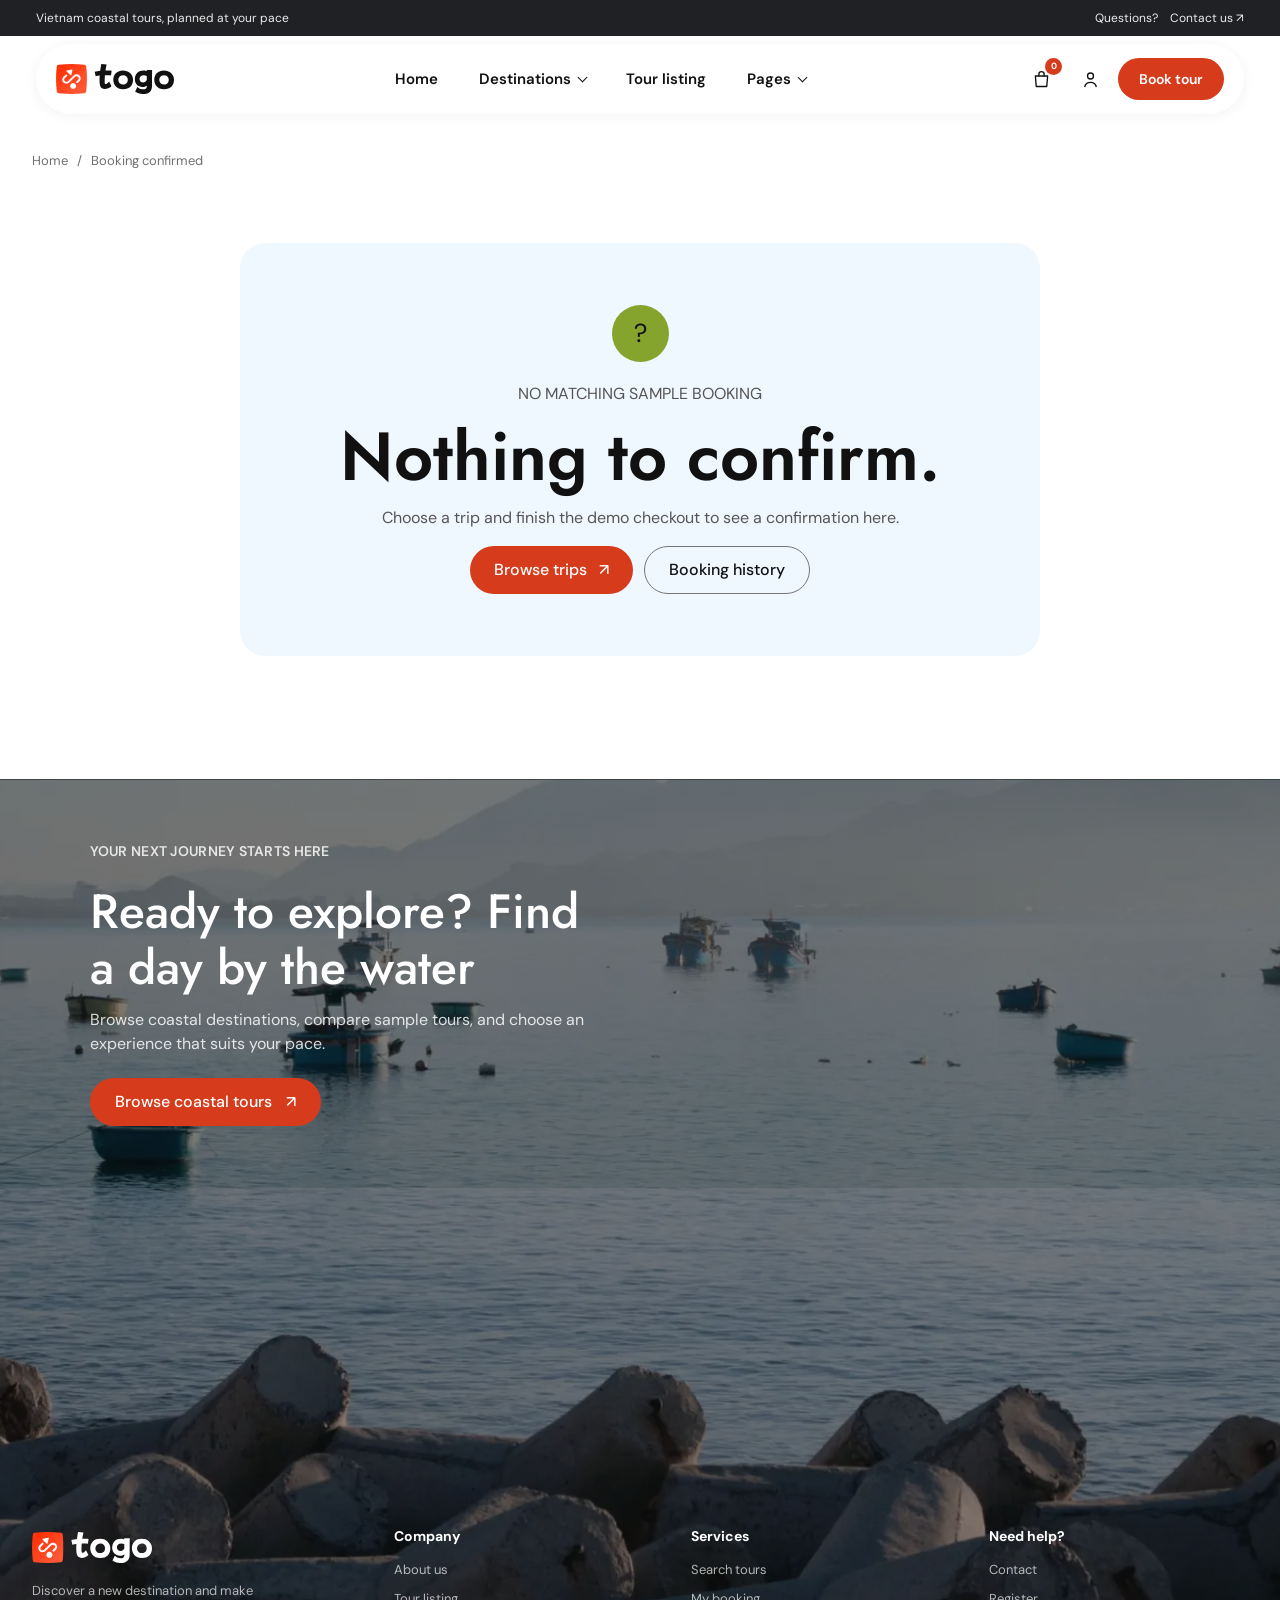
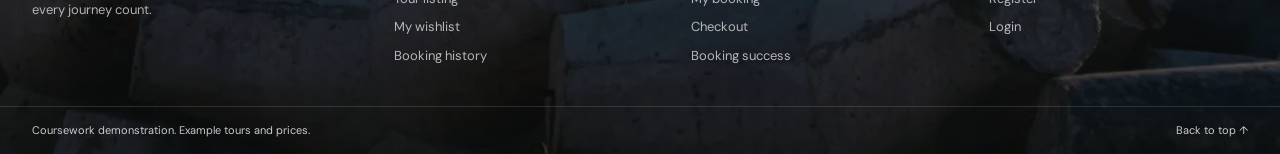
<file: success.html>
<!doctype html>
<html lang="en">
  <head>
    <meta charset="utf-8" />
    <meta name="viewport" content="width=device-width, initial-scale=1" />
    <meta name="description" content="Sample booking confirmation." />
    <title>Booking success – Togo</title>
    <link rel="icon" type="image/svg+xml" href="assets/color.svg" />
    <link rel="preconnect" href="https://fonts.googleapis.com" />
    <link rel="preconnect" href="https://fonts.gstatic.com" crossorigin />
    <link
      href="https://fonts.googleapis.com/css2?family=DM+Sans:wght@400;500;600;700&family=Jost:wght@400;500;600;700&family=Marcellus&display=swap"
      rel="stylesheet"
    />
    <link rel="stylesheet" href="style.css?v=20261022" />
  </head>
  <body data-page="success">
    <a class="skip-link" href="#main">Skip to content</a>
    <header class="site-header">
      <div class="header-inner">
        <a class="brand" href="index.html" aria-label="Coast and Current home"
          ><span class="brand-mark">C<span>+</span>C</span
          ><span class="brand-name">COAST <i>&amp;</i> CURRENT</span></a
        ><button
          class="menu-toggle"
          type="button"
          aria-expanded="false"
          aria-controls="primary-nav"
        >
          <span class="menu-lines" aria-hidden="true"></span
          ><span class="sr-only">Open navigation</span>
        </button>
        <nav class="primary-nav" id="primary-nav" aria-label="Main navigation">
          <a href="tours.html" data-nav="tours">Find a trip</a
          ><a href="about.html" data-nav="about">Our way</a
          ><a href="contact.html" data-nav="contact">Say hello</a>
        </nav>
        <div class="header-actions">
          <a
            class="header-utility"
            href="favorites.html"
            aria-label="Saved trips"
            ><span class="utility-label">Saved</span
            ><span class="count-pill" data-favorite-count>0</span></a
          ><a class="bag-link" href="booking.html"
            ><span>My booking</span
            ><span class="count-pill count-pill--dark" data-cart-count
              >0</span
            ></a
          ><a class="sign-in-link" href="login.html">Sign in</a>
        </div>
      </div>
    </header>
    <main id="main" class="page-wrap interior-main success-main">
      <div class="breadcrumb">
        <a href="index.html">Home</a><span aria-hidden="true">/</span
        ><span>Booking confirmed</span>
      </div>
      <section
        id="success-content"
        class="success-panel"
        aria-live="polite"
      ></section>
    </main>
    <footer class="site-footer">
      <div class="footer-top page-wrap">
        <div>
          <a class="brand brand--footer" href="index.html"
            ><span class="brand-mark">C<span>+</span>C</span
            ><span class="brand-name">COAST <i>&amp;</i> CURRENT</span></a
          >
          <p>Good days, found by the water.</p>
        </div>
        <div class="footer-links">
          <a href="tours.html">Find a trip</a><a href="about.html">Our way</a
          ><a href="contact.html">Contact</a
          ><a href="history.html">Booking history</a>
        </div>
        <a class="footer-contact" href="mailto:hello@coastandcurrent.example"
          >hello@coastandcurrent.example <span aria-hidden="true">↗</span></a
        >
      </div>
      <div class="footer-bottom page-wrap">
        <span>Coursework demo · Example tours and prices</span
        ><a href="#main">Back to top ↑</a>
      </div>
    </footer>
    <div class="toast-region" aria-live="polite" aria-atomic="true"></div>
    <script src="tour-data.js?v=20261022"></script>
    <script src="state.js?v=20261022"></script>
    <script src="js/shared.js?v=20261022"></script>
    <script src="js/site.js?v=20261022"></script>
    <script src="js/history.js?v=20261022"></script>
    <script src="app.js?v=20261022"></script>
  </body>
</html>
</file>
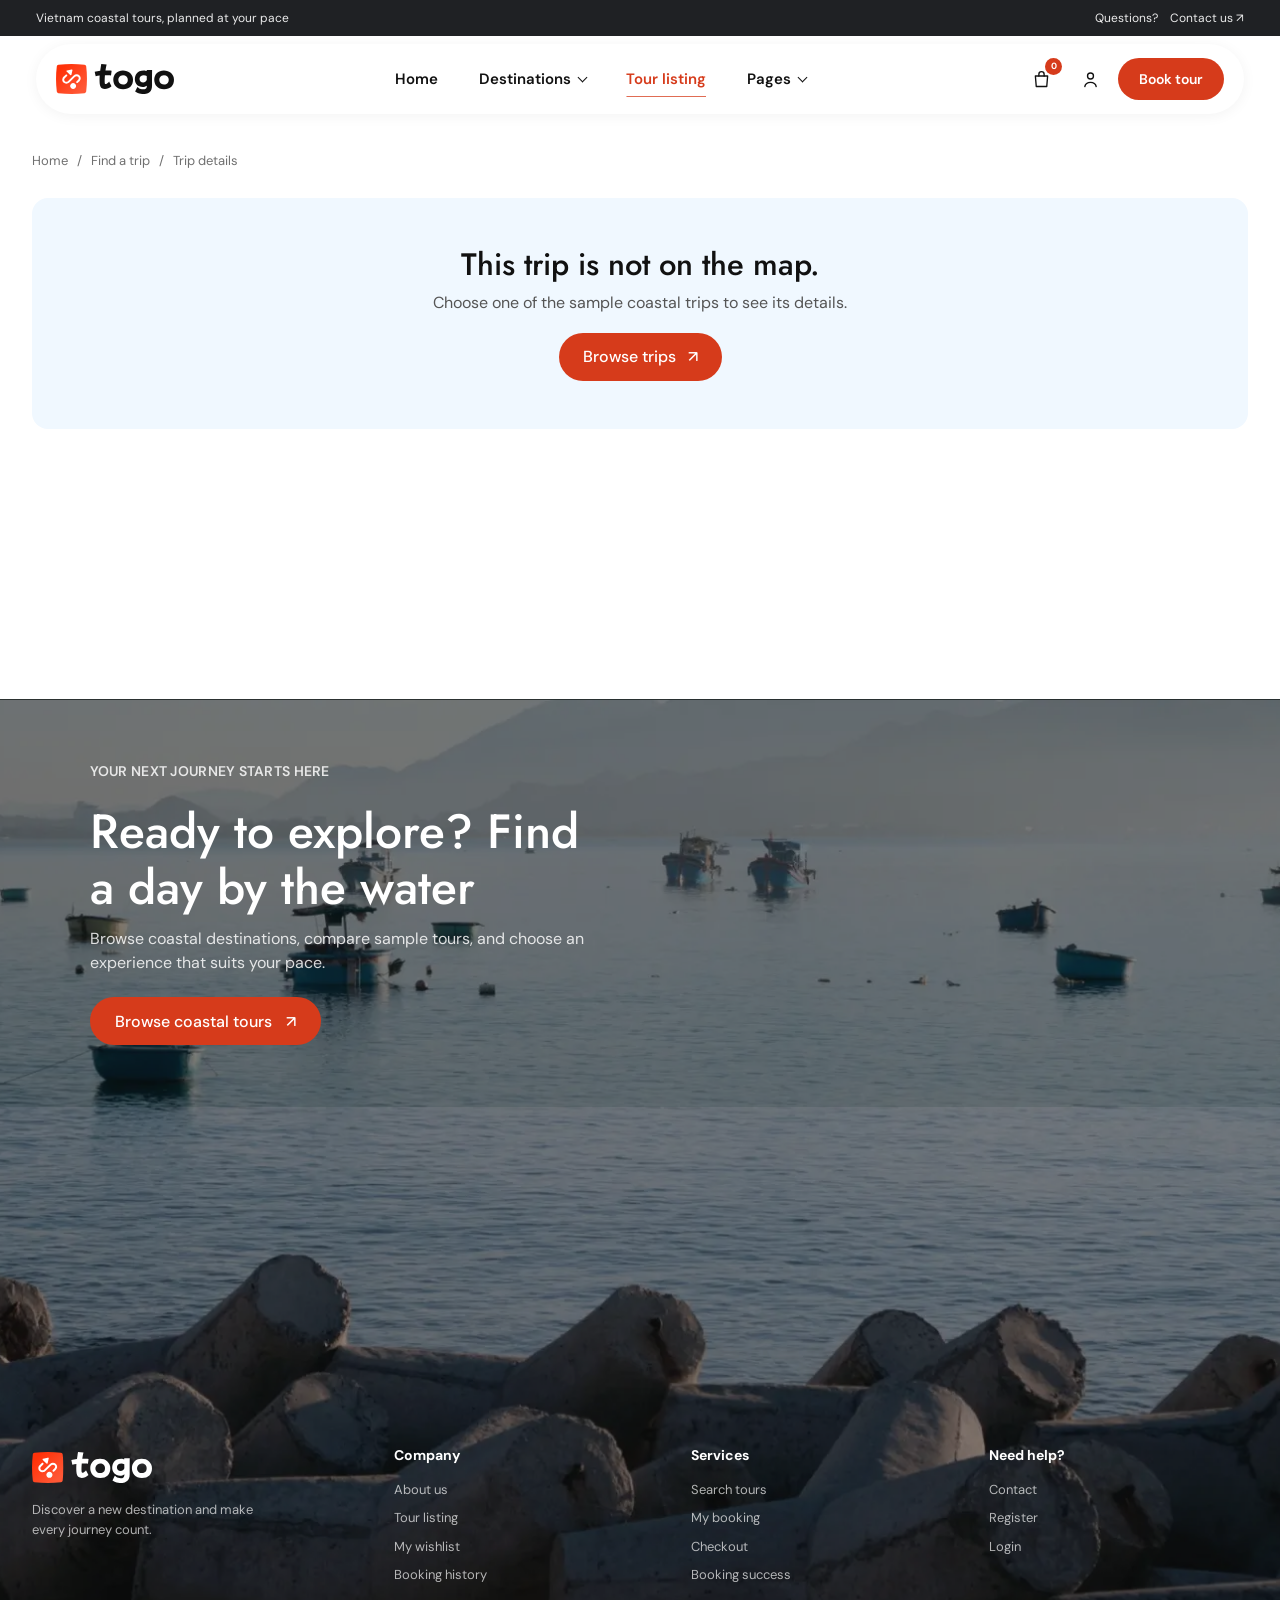
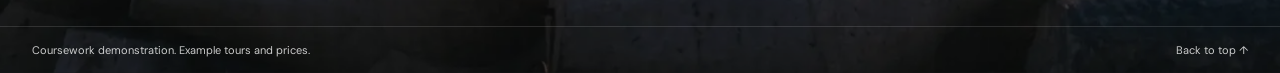
<file: tour.html>
<!doctype html>
<html lang="en">
  <head>
    <meta charset="utf-8" />
    <meta name="viewport" content="width=device-width, initial-scale=1" />
    <meta
      name="description"
      content="Trip details, itinerary, guest pricing, and booking for a sample Vietnam coastal tour."
    />
    <title>Tour details – Togo</title>
    <link rel="icon" type="image/svg+xml" href="assets/color.svg" />
    <link rel="preconnect" href="https://fonts.googleapis.com" />
    <link rel="preconnect" href="https://fonts.gstatic.com" crossorigin />
    <link
      href="https://fonts.googleapis.com/css2?family=DM+Sans:wght@400;500;600;700&family=Jost:wght@400;500;600;700&family=Marcellus&display=swap"
      rel="stylesheet"
    />
    <link rel="stylesheet" href="style.css?v=20261022" />
  </head>
  <body data-page="tour">
    <a class="skip-link" href="#main">Skip to content</a>
    <header class="site-header">
      <div class="header-inner">
        <a class="brand" href="index.html" aria-label="Coast and Current home"
          ><span class="brand-mark">C<span>+</span>C</span
          ><span class="brand-name">COAST <i>&amp;</i> CURRENT</span></a
        ><button
          class="menu-toggle"
          type="button"
          aria-expanded="false"
          aria-controls="primary-nav"
        >
          <span class="menu-lines" aria-hidden="true"></span
          ><span class="sr-only">Open navigation</span>
        </button>
        <nav class="primary-nav" id="primary-nav" aria-label="Main navigation">
          <a href="tours.html" data-nav="tours">Find a trip</a
          ><a href="about.html" data-nav="about">Our way</a
          ><a href="contact.html" data-nav="contact">Say hello</a>
        </nav>
        <div class="header-actions">
          <a
            class="header-utility"
            href="favorites.html"
            aria-label="Saved trips"
            ><span class="utility-label">Saved</span
            ><span class="count-pill" data-favorite-count>0</span></a
          ><a class="bag-link" href="booking.html"
            ><span>My booking</span
            ><span class="count-pill count-pill--dark" data-cart-count
              >0</span
            ></a
          ><a class="sign-in-link" href="login.html">Sign in</a>
        </div>
      </div>
    </header>
    <main id="main" class="page-wrap interior-main">
      <div class="breadcrumb">
        <a href="index.html">Home</a><span aria-hidden="true">/</span
        ><a href="tours.html">Find a trip</a><span aria-hidden="true">/</span
        ><span>Trip details</span>
      </div>
      <nav
        class="journey-progress"
        id="detail-progress"
        aria-label="Booking progress"
      >
        <ol>
          <li class="is-current" data-step="1" aria-current="step">
            <span class="journey-step-marker" aria-hidden="true">01</span
            ><span class="journey-step-copy"
              ><span class="journey-step-label">Choose a trip</span
              ><span class="journey-step-status" data-step-status
                >Current</span
              ></span
            >
          </li>
          <li class="is-upcoming" data-step="2">
            <span class="journey-step-marker" aria-hidden="true">02</span
            ><span class="journey-step-copy"
              ><span class="journey-step-label">Review booking</span
              ><span class="journey-step-status" data-step-status
                >Next</span
              ></span
            >
          </li>
          <li class="is-upcoming" data-step="3">
            <span class="journey-step-marker" aria-hidden="true">03</span
            ><span class="journey-step-copy"
              ><span class="journey-step-label">Contact details</span
              ><span class="journey-step-status" data-step-status
                >Next</span
              ></span
            >
          </li>
          <li class="is-upcoming" data-step="4">
            <span class="journey-step-marker" aria-hidden="true">04</span
            ><span class="journey-step-copy"
              ><span class="journey-step-label">Saved</span
              ><span class="journey-step-status" data-step-status
                >Next</span
              ></span
            >
          </li>
        </ol>
      </nav>
      <div id="tour-detail" class="tour-detail-root" aria-live="polite"></div>
      <noscript
        ><p class="form-message form-message--error">
          Enable JavaScript to see the selected trip details.
        </p></noscript
      >
    </main>
    <footer class="site-footer">
      <div class="footer-top page-wrap">
        <div>
          <a class="brand brand--footer" href="index.html"
            ><span class="brand-mark">C<span>+</span>C</span
            ><span class="brand-name">COAST <i>&amp;</i> CURRENT</span></a
          >
          <p>Good days, found by the water.</p>
        </div>
        <div class="footer-links">
          <a href="tours.html">Find a trip</a><a href="about.html">Our way</a
          ><a href="contact.html">Contact</a
          ><a href="history.html">Booking history</a>
        </div>
        <a class="footer-contact" href="mailto:hello@coastandcurrent.example"
          >hello@coastandcurrent.example <span aria-hidden="true">↗</span></a
        >
      </div>
      <div class="footer-bottom page-wrap">
        <span>Coursework demo · Example tours and prices</span
        ><a href="#main">Back to top ↑</a>
      </div>
    </footer>
    <div class="toast-region" aria-live="polite" aria-atomic="true"></div>
    <script src="tour-data.js?v=20261022"></script>
    <script src="state.js?v=20261022"></script>
    <script src="js/shared.js?v=20261022"></script>
    <script src="js/site.js?v=20261022"></script>
    <script src="js/tour-detail.js?v=20261022"></script>
    <script src="app.js?v=20261022"></script>
  </body>
</html>
</file>
<file: style.css>
/* tastemaker · macrostructure: Gallery Grid · mood: warm coastal · page: Togo tour booking
 * arc: hook(H3 photo + finder) -> browse(F7 tour gallery) -> process(F4 booking steps) -> sample proof(P2) -> close(C2)
 * nav: N2 utility strip + floating pill · hero: H3 beach photo + Visa-style finder · footer: Ft3 Togo columns
 * palette: Togo references + local coastal assets · contrast: matrix pass, primary action #d63b1b/white
 * critique: ShowTell 4 · Phil 5 · Hier 5 · Spec 5 · Restr 4 · Var 5 · ColorHarm 4 · MoodTone 5 · Type 4 · Spatial 4 · Pref 4 */

:root {
  --togo-text: #111111;
  --togo-body: #555555;
  --togo-white: #ffffff;
  --togo-orange: #fd4621;
  --togo-action: #d63b1b;
  --togo-green: #85a42e;
  --togo-focus: #526820;
  --togo-light-blue: #f0f8ff;
  --togo-surface: #f7f7f7;
  --togo-line: #e8e8e8;
  --togo-soft-shadow: 0 4px 15px rgba(0, 0, 0, 0.05);
  --togo-card-shadow: 0 2px 4px rgba(0, 0, 0, 0.07);
  --togo-body-font: "DM Sans", sans-serif;
  --togo-heading-font: "Jost", sans-serif;
  --togo-display-font: "Marcellus", Georgia, serif;
  --togo-tour-font: "Jost", sans-serif;
  --togo-pill-radius: 24px;
  --togo-card-radius: 30px;
  --togo-wide-radius: 50px;
  --togo-container: 1260px;
  --togo-ease: cubic-bezier(0.22, 0.61, 0.36, 1);
  font-family: var(--togo-body-font);
  font-size: 16px;
  line-height: 1.5;
  color: var(--togo-text);
  scroll-behavior: smooth;
}

*,
*::before,
*::after {
  box-sizing: border-box;
}
body {
  margin: 0;
  background: var(--togo-white);
  color: var(--togo-body);
  font-family: var(--togo-body-font);
  font-size: 16px;
  font-weight: 400;
  line-height: 1.5;
}
img {
  display: block;
  max-width: 100%;
}
button,
input,
select,
textarea {
  font: inherit;
}
button,
select,
a {
  -webkit-tap-highlight-color: transparent;
}
a {
  color: inherit;
}
a:hover {
  color: var(--togo-action);
}
button {
  color: inherit;
}
:focus-visible {
  outline: 3px solid var(--togo-focus);
  outline-offset: 3px;
}
h1,
h2,
h3,
h4,
p {
  margin-top: 0;
}
h1,
h2,
h3 {
  text-wrap: balance;
}
h1,
h2,
h3,
h4 {
  color: var(--togo-text);
  font-family: var(--togo-heading-font);
}
h1 {
  font-size: clamp(48px, 6.45vw, 80px);
  font-weight: 600;
  line-height: 1.04;
}
h2 {
  font-size: clamp(30px, 2.75vw, 38px);
  font-weight: 500;
  line-height: 1.25;
}
h3 {
  font-size: 22px;
  font-weight: 500;
  line-height: 1.3;
}
p {
  margin-bottom: 16px;
}
.sr-only {
  position: absolute;
  width: 1px;
  height: 1px;
  padding: 0;
  margin: -1px;
  overflow: hidden;
  clip: rect(0, 0, 0, 0);
  white-space: nowrap;
  border: 0;
}
.skip-link {
  position: fixed;
  z-index: 1000;
  top: 8px;
  left: 8px;
  padding: 10px 16px;
  transform: translateY(-150%);
  border-radius: 5px;
  background: var(--togo-text);
  color: var(--togo-white);
}
.skip-link:focus {
  transform: translateY(0);
}
.togo-container {
  width: min(var(--togo-container), calc(100% - 64px));
  margin-inline: auto;
}
.section-kicker {
  margin: 0 0 12px;
  color: var(--togo-body);
  font-size: 14px;
  font-weight: 600;
  letter-spacing: 0.02em;
  text-transform: uppercase;
}
.section-kicker--light {
  color: rgba(255, 255, 255, 0.86);
}
.togo-pill {
  min-height: 48px;
  display: inline-flex;
  align-items: center;
  justify-content: center;
  gap: 14px;
  padding: 10px 24px;
  border: 1px solid transparent;
  border-radius: var(--togo-pill-radius);
  font-size: 16px;
  font-weight: 500;
  line-height: 1.2;
  text-decoration: none;
  transition:
    color 0.3s var(--togo-ease),
    background-color 0.3s var(--togo-ease),
    border-color 0.3s var(--togo-ease),
    transform 0.3s var(--togo-ease);
}
.togo-pill:active {
  transform: translateY(1px);
}
.togo-pill--outline {
  border-color: rgba(255, 255, 255, 0.9);
  background: transparent;
  color: white;
}
.togo-pill--outline:hover {
  border-color: white;
  background: white;
  color: var(--togo-action);
}
.togo-pill--outline-dark {
  border-color: #767676;
  background: white;
  color: var(--togo-text);
}
.togo-pill--outline-dark:hover {
  border-color: var(--togo-action);
  background: var(--togo-action);
  color: white;
}
.togo-pill--orange {
  background: var(--togo-action);
  color: white;
}
.togo-pill--orange:hover {
  background: #b62f16;
  color: white;
}
.togo-pill--green {
  background: var(--togo-green);
  color: var(--togo-text);
}
.togo-pill--green:hover {
  background: #718d22;
  color: var(--togo-text);
}
.togo-pill--white {
  border-color: white;
  background: white;
  color: var(--togo-text);
}
.togo-pill--white:hover {
  background: var(--togo-action);
  border-color: var(--togo-action);
  color: white;
}
.button {
  min-height: 48px;
  display: inline-flex;
  align-items: center;
  justify-content: center;
  gap: 12px;
  padding: 10px 24px;
  border: 0;
  border-radius: var(--togo-pill-radius);
  font-size: 16px;
  font-weight: 500;
  text-decoration: none;
  cursor: pointer;
  transition:
    background-color 0.3s var(--togo-ease),
    color 0.3s var(--togo-ease),
    transform 0.3s var(--togo-ease);
}
.button:active {
  transform: translateY(1px);
}
.button--coral,
.button--ink {
  background: var(--togo-action);
  color: white;
}
.button--coral:hover,
.button--ink:hover {
  background: #b62f16;
  color: white;
}
.button--paper {
  background: white;
  color: var(--togo-text);
}
.button--paper:hover {
  background: var(--togo-green);
  color: var(--togo-text);
}
.button--outline {
  border: 1px solid #767676;
  background: transparent;
  color: var(--togo-text);
}
.button--outline:hover {
  border-color: var(--togo-action);
  background: var(--togo-action);
  color: white;
}
.button:disabled {
  cursor: not-allowed;
  opacity: 0.55;
}
.text-link {
  min-height: 24px;
  display: inline-flex;
  align-items: center;
  gap: 8px;
  color: var(--togo-text);
  font-size: 15px;
  font-weight: 600;
  text-decoration: none;
}
.text-link:hover {
  color: var(--togo-action);
}
.form-message {
  margin: 10px 0 0;
  font-size: 14px;
  font-weight: 600;
}
.form-message--error {
  color: #b42318;
}
.form-message--success {
  color: #54731a;
}

.site-header {
  position: absolute;
  z-index: 30;
  top: 0;
  left: 0;
  width: 100%;
  color: var(--togo-text);
}
.site-header--inner {
  position: relative;
  background: var(--togo-white);
  color: var(--togo-text);
}
.togo-topbar {
  position: relative;
  z-index: 2;
  width: 100%;
  min-height: 36px;
  background: #1f2124;
  color: white;
}
.site-header:not(.site-header--inner) .togo-topbar {
  background: rgba(18, 27, 28, 0.78);
}
.topbar-inner {
  width: min(1360px, calc(100% - 72px));
  min-height: 36px;
  display: flex;
  align-items: center;
  justify-content: space-between;
  gap: 24px;
  margin-inline: auto;
}
.topbar-note,
.topbar-contact,
.topbar-contact a {
  color: rgba(255, 255, 255, 0.91);
  font-size: 12px;
}
.topbar-contact {
  display: flex;
  align-items: center;
  gap: 12px;
}
.topbar-contact a {
  text-decoration: none;
}
.topbar-contact a:hover {
  color: white;
  text-decoration: underline;
  text-underline-offset: 3px;
}
.topbar-divider {
  width: 1px;
  height: 14px;
  background: rgba(255, 255, 255, 0.4);
}
.header-inner {
  position: relative;
  width: min(1360px, calc(100% - 72px));
  min-height: 70px;
  display: flex;
  align-items: center;
  gap: clamp(16px, 2.4vw, 34px);
  margin: 8px auto 0;
  padding: 8px 20px;
  border-radius: var(--togo-wide-radius);
  background: white;
  color: var(--togo-text);
  box-shadow: 0 7px 22px rgba(0, 0, 0, 0.07);
}
.site-header--inner .header-inner {
  margin-top: 8px;
  box-shadow: 0 2px 14px rgba(0, 0, 0, 0.05);
}
.brand {
  display: inline-flex;
  flex: 0 0 125px;
  align-items: center;
  text-decoration: none;
}
.brand img {
  width: 118px;
  height: 38px;
  object-fit: contain;
  object-position: left center;
}
.site-header--inner .brand img {
  filter: none;
}
.menu-toggle {
  display: none;
}
.primary-nav {
  display: flex;
  flex: 1 1 auto;
  align-items: center;
  justify-content: center;
  gap: clamp(20px, 3.2vw, 44px);
}
.primary-nav > a,
.nav-menu-trigger {
  position: relative;
  display: inline-flex;
  align-items: center;
  gap: 6px;
  padding: 12px 0;
  border: 0;
  background: transparent;
  color: inherit;
  font-size: 15px;
  font-weight: 600;
  text-decoration: none;
  white-space: nowrap;
  cursor: pointer;
}
.primary-nav > a[aria-current="page"] {
  color: var(--togo-action);
}
.site-header:not(.site-header--inner) .primary-nav > a[aria-current="page"] {
  color: white;
}
.primary-nav > a::after,
.nav-menu-trigger::after {
  position: absolute;
  right: 0;
  bottom: 5px;
  left: 0;
  height: 1px;
  clip-path: inset(0 100% 0 0);
  background: currentColor;
  content: "";
  transition: clip-path 0.3s var(--togo-ease);
}
.primary-nav > a:hover::after,
.primary-nav > a[aria-current="page"]::after,
.nav-menu-trigger:hover::after,
.nav-menu-trigger[aria-expanded="true"]::after {
  clip-path: inset(0);
}
.nav-menu {
  position: relative;
}
.nav-caret {
  display: inline-block;
  width: 7px;
  height: 7px;
  margin: -4px 0 0 2px;
  transform: rotate(45deg);
  border-right: 1px solid currentColor;
  border-bottom: 1px solid currentColor;
}
.mega-menu {
  position: absolute;
  z-index: 40;
  top: calc(100% + 8px);
  left: 50%;
  width: min(760px, 88vw);
  display: grid;
  grid-template-columns: 1fr 1.2fr 0.88fr;
  gap: 24px;
  padding: 28px;
  transform: translate(-50%, 10px);
  border-radius: 15px;
  background: white;
  color: var(--togo-text);
  box-shadow: 0 18px 50px rgba(0, 0, 0, 0.15);
  opacity: 0;
  visibility: hidden;
  transition:
    opacity 0.25s var(--togo-ease),
    transform 0.25s var(--togo-ease),
    visibility 0.25s;
}
.nav-menu.is-open .mega-menu {
  transform: translate(-50%, 0);
  opacity: 1;
  visibility: visible;
}
.mega-menu h2,
.mega-menu h3 {
  margin: 0 0 12px;
  font-family: var(--togo-body-font);
  font-size: 15px;
  font-weight: 700;
}
.mega-menu .menu-eyebrow {
  margin-bottom: 9px;
  color: var(--togo-action);
  font-size: 11px;
  font-weight: 700;
  letter-spacing: 0.1em;
  text-transform: uppercase;
}
.mega-menu-links {
  display: grid;
  gap: 8px;
}
.mega-menu-links a {
  display: flex;
  justify-content: space-between;
  gap: 8px;
  color: var(--togo-body);
  font-size: 13px;
  text-decoration: none;
}
.mega-menu-links a:hover {
  color: var(--togo-action);
}
.mega-promo {
  display: flex;
  min-height: 154px;
  flex-direction: column;
  justify-content: flex-end;
  align-items: flex-start;
  padding: 18px;
  border-radius: 12px;
  background:
    linear-gradient(180deg, transparent 15%, rgba(0, 0, 0, 0.66)),
    url("assets/470640795_1163051318518608_3597147537126791641_n_4-1-1440x750.webp")
      center / cover;
  color: white;
}
.mega-promo strong {
  font-family: var(--togo-heading-font);
  font-size: 22px;
  line-height: 1.1;
}
.mega-promo a {
  margin-top: 10px;
  color: white;
  font-size: 12px;
  font-weight: 700;
  text-decoration: underline;
  text-underline-offset: 3px;
}
.header-actions {
  display: flex;
  flex: 0 0 auto;
  align-items: center;
  gap: 7px;
}
.header-icon {
  position: relative;
  width: 42px;
  height: 42px;
  display: grid;
  place-items: center;
  border-radius: 50%;
  color: var(--togo-text);
  text-decoration: none;
  transition:
    background-color 0.2s var(--togo-ease),
    color 0.2s var(--togo-ease);
}
.header-icon:hover {
  background: var(--togo-light-blue);
  color: var(--togo-action);
}
.header-icon svg {
  width: 21px;
  height: 21px;
  fill: none;
  stroke: currentColor;
  stroke-width: 1.55;
  stroke-linecap: round;
  stroke-linejoin: round;
}
.header-count {
  position: absolute;
  top: 0;
  right: 0;
  min-width: 17px;
  height: 17px;
  display: grid;
  place-items: center;
  padding-inline: 4px;
  border-radius: 50%;
  background: var(--togo-action);
  color: white;
  font-size: 9px;
  font-weight: 700;
}
/* Số đếm trên header nảy lên khi thay đổi (site.js thêm class is-bumping). */
.is-bumping {
  animation: count-bump 380ms var(--togo-ease);
}
@keyframes count-bump {
  0% {
    transform: scale(1);
  }
  40% {
    transform: scale(1.35);
  }
  100% {
    transform: scale(1);
  }
}
.header-book-button {
  min-height: 42px;
  display: inline-flex;
  align-items: center;
  justify-content: center;
  padding: 9px 21px;
  border-radius: var(--togo-pill-radius);
  background: var(--togo-action);
  color: white;
  font-size: 14px;
  font-weight: 600;
  text-decoration: none;
  white-space: nowrap;
  transition:
    background-color 0.2s var(--togo-ease),
    transform 0.2s var(--togo-ease);
}
.header-book-button:hover {
  background: #b62f16;
  color: white;
}
.header-book-button:active {
  transform: translateY(1px);
}
.account-area {
  display: inline-flex;
  align-items: center;
}
.account-chip {
  min-height: 42px;
  display: inline-flex;
  align-items: center;
  gap: 3px;
  padding: 9px 16px;
  border: 1px solid var(--togo-line);
  border-radius: var(--togo-pill-radius);
  background: var(--togo-white);
  color: var(--togo-text);
  font-size: 14px;
  font-weight: 600;
  white-space: nowrap;
  cursor: pointer;
  transition:
    background-color 0.2s var(--togo-ease),
    border-color 0.2s var(--togo-ease),
    color 0.2s var(--togo-ease);
}
.account-chip:hover,
.account-chip:focus-visible {
  outline: none;
  background: var(--togo-light-blue);
  border-color: var(--togo-light-blue);
  color: var(--togo-action);
}
.account-chip:focus-visible {
  box-shadow: 0 0 0 2px var(--togo-focus);
}

/* Hero and home sections. */
.togo-hero {
  position: relative;
  min-height: 700px;
  display: flex;
  align-items: center;
  justify-content: center;
  overflow: hidden;
  padding: 168px 24px 125px;
  background: #445a55;
  color: white;
  isolation: isolate;
  text-align: center;
}
.togo-hero-image,
.togo-hero-shade {
  position: absolute;
  z-index: -2;
  inset: 0;
  width: 100%;
  height: 100%;
}
.togo-hero-image {
  object-fit: cover;
  object-position: center 54%;
  transition: opacity 0.45s var(--togo-ease);
}
.togo-hero-image.is-changing {
  opacity: 0.35;
}
/* Hiệu ứng mở đầu trang chủ: ảnh thu nhỏ nhẹ, chữ trồi lên lần lượt. Chỉ chạy một lần khi tải trang. */
.togo-hero-image {
  animation: hero-zoom 1.4s var(--togo-ease);
}
.togo-hero-copy > * {
  animation: hero-rise 700ms var(--togo-ease) both;
}
.togo-hero-copy > :nth-child(1) {
  animation-delay: 80ms;
}
.togo-hero-copy > :nth-child(2) {
  animation-delay: 180ms;
}
.togo-hero-copy > :nth-child(3) {
  animation-delay: 300ms;
}
.togo-hero-copy > :nth-child(4) {
  animation-delay: 420ms;
}
@keyframes hero-zoom {
  from {
    transform: scale(1.06);
  }
  to {
    transform: scale(1);
  }
}
@keyframes hero-rise {
  from {
    opacity: 0;
    transform: translateY(24px);
  }
  to {
    opacity: 1;
    transform: translateY(0);
  }
}
.togo-hero-shade {
  z-index: -1;
  background:
    linear-gradient(rgba(0, 0, 0, 0.38), rgba(0, 0, 0, 0.38)),
    linear-gradient(90deg, rgba(0, 0, 0, 0.18), transparent 68%);
}
.togo-hero-wave {
  position: absolute;
  z-index: 0;
  bottom: -1px;
  left: 0;
  width: 100%;
  height: 78px;
  object-fit: fill;
  pointer-events: none;
}
.togo-hero-copy {
  position: relative;
  z-index: 1;
  width: min(100%, 900px);
  color: white;
}
.togo-hero-copy > p:first-child {
  margin-bottom: 15px;
  color: white;
  font-family: var(--togo-body-font);
  font-size: 13px;
  font-weight: 600;
  letter-spacing: 0.1em;
  text-transform: uppercase;
}
.togo-hero-copy h1 {
  margin: 0 0 14px;
  color: white;
  font-family: var(--togo-display-font);
  font-size: clamp(55px, 6vw, 72px);
  font-weight: 400;
  line-height: 1.12;
}
.togo-hero-copy h1 span:last-child {
  font-weight: 400;
}
.togo-hero-copy p {
  max-width: 620px;
  margin: 0 auto 21px;
  color: rgba(255, 255, 255, 0.91);
  font-size: 16px;
}
.hero-pagination {
  position: absolute;
  z-index: 1;
  right: max(7.2vw, 42px);
  bottom: 93px;
  display: flex;
  align-items: center;
  gap: 12px;
  color: white;
  font-size: 12px;
  font-weight: 600;
}
.hero-pagination i {
  padding-inline: 4px;
  color: rgba(255, 255, 255, 0.63);
  font-style: normal;
}
.hero-pagination button,
.carousel-controls button,
.paradise-controls button,
.testimonial-controls button {
  width: 42px;
  height: 42px;
  display: grid;
  place-items: center;
  border: 1px solid rgba(255, 255, 255, 0.72);
  border-radius: 50%;
  background: transparent;
  color: white;
  font-size: 18px;
  cursor: pointer;
  transition:
    background 0.25s var(--togo-ease),
    color 0.25s var(--togo-ease),
    border-color 0.25s var(--togo-ease);
}
.hero-pagination button:hover,
.paradise-controls button:hover {
  border-color: white;
  background: white;
  color: var(--togo-action);
}
.hero-search-wrap {
  position: relative;
  z-index: 5;
  margin-top: -48px;
}
.hero-search {
  min-height: 84px;
  display: grid;
  grid-template-columns: minmax(0, 1.15fr) minmax(0, 0.85fr) auto;
  align-items: center;
  gap: 0;
  padding: 11px 13px 11px 18px;
  border-radius: var(--togo-wide-radius);
  background: white;
  box-shadow: 0 11px 35px rgba(0, 0, 0, 0.13);
}
.hero-search-field {
  min-width: 0;
  display: grid;
  gap: 4px;
  padding: 8px 19px;
  border-right: 1px solid var(--togo-line);
}
.hero-search-field span {
  color: #666666;
  font-size: 10px;
  font-weight: 700;
  letter-spacing: 0.08em;
}
.hero-search-field input,
.hero-search-field select {
  width: 100%;
  min-height: 25px;
  padding: 0;
  border: 0;
  outline-offset: 2px;
  background: white;
  color: var(--togo-text);
  font-size: 14px;
  font-weight: 600;
}
.hero-search-field input::placeholder {
  color: var(--togo-text);
  opacity: 1;
}
.hero-search-field input:focus-visible,
.hero-search-field select:focus-visible {
  outline: 2px solid var(--togo-focus);
  outline-offset: 2px;
}
.hero-search-submit {
  min-width: 145px;
  height: 56px;
  display: inline-flex;
  align-items: center;
  justify-content: center;
  gap: 9px;
  padding: 0 20px;
  border: 0;
  border-radius: var(--togo-pill-radius);
  background: var(--togo-action);
  color: white;
  font-size: 14px;
  font-weight: 700;
  cursor: pointer;
  transition:
    background 0.2s var(--togo-ease),
    transform 0.2s var(--togo-ease);
}
.hero-search-submit:hover {
  background: #b62f16;
}
.hero-search-submit:active {
  transform: translateY(1px);
}
.search-glyph {
  font-size: 23px;
  line-height: 1;
}
.travel-promise-strip {
  padding-block: 19px;
  border-bottom: 1px solid var(--togo-line);
  background: var(--togo-white);
  color: var(--togo-text);
}
.travel-promise-strip > div {
  display: flex;
  align-items: center;
  justify-content: space-around;
  gap: 20px;
}
.travel-promise-strip span {
  display: flex;
  align-items: center;
  gap: 10px;
  color: var(--togo-body);
  font-size: 13px;
  font-weight: 600;
}
.travel-promise-strip span::before {
  width: 7px;
  height: 7px;
  display: inline-block;
  border-radius: 50%;
  background: var(--togo-orange);
  content: "";
}
.sample-content-note {
  margin: 0 4% 6px 0;
  color: #707070;
  font-size: 12px;
}
.js-enabled [data-reveal] {
  opacity: 0;
  transform: translateY(16px);
  transition:
    opacity 360ms var(--togo-ease),
    transform 360ms var(--togo-ease);
}
.js-enabled [data-reveal].is-visible {
  opacity: 1;
  transform: translateY(0);
}
.js-enabled [data-reveal-group] > [data-reveal] {
  transition-delay: var(--reveal-delay, 0ms);
}
.intro-section {
  min-height: 356px;
  display: grid;
  grid-template-columns: 0.62fr 1.7fr 0.55fr;
  align-items: center;
  gap: 42px;
  padding-block: 56px;
}
.intro-label {
  display: flex;
  align-items: center;
  gap: 11px;
  align-self: start;
  padding-top: 8px;
}
.intro-label img {
  width: 23px;
  height: 23px;
  object-fit: contain;
}
.intro-label p {
  margin: 0;
  color: var(--togo-text);
  font-size: 13px;
  font-weight: 700;
  text-transform: uppercase;
}
.intro-copy {
  max-width: 730px;
}
.intro-copy h2 {
  margin-bottom: 17px;
  font-size: clamp(27px, 2.8vw, 35px);
  font-weight: 500;
  line-height: 1.3;
}
.intro-copy p {
  margin-bottom: 10px;
  color: var(--togo-body);
  font-size: 15px;
  line-height: 1.75;
}
.intro-wave {
  width: 120px;
  height: auto;
  justify-self: end;
}
.reason-section {
  min-height: 416px;
  display: grid;
  grid-template-columns: repeat(4, minmax(0, 1fr));
  align-items: center;
  gap: 13px;
  padding-block: 42px 52px;
}
.reason-card {
  position: relative;
  min-height: 239px;
  display: flex;
  align-items: flex-start;
  overflow: hidden;
  padding: 27px 23px;
  border-radius: 21px;
  background: var(--togo-light-blue);
}
.reason-card h3 {
  max-width: 190px;
  margin-bottom: 9px;
  font-size: 20px;
  font-weight: 500;
}
.reason-card p {
  max-width: 220px;
  margin: 0;
  color: var(--togo-body);
  font-size: 13px;
  line-height: 1.6;
}
.reason-card img {
  position: absolute;
  right: 10px;
  bottom: 9px;
  width: 62px;
  max-height: 67px;
  object-fit: contain;
}
.reason-card:nth-child(2) img,
.reason-card:nth-child(4) img {
  top: auto;
  bottom: 8px;
  width: 69px;
}
.destination-banner {
  position: relative;
  min-height: 650px;
  display: flex;
  align-items: center;
  overflow: hidden;
  background: #465c50
    url("assets/484654403_122219788280199704_3297984072406107023_n_1-1.webp")
    center / cover no-repeat;
  color: white;
  isolation: isolate;
}
.destination-shade {
  position: absolute;
  z-index: -1;
  inset: 0;
  background: linear-gradient(
    90deg,
    rgba(10, 21, 20, 0.76),
    rgba(15, 24, 22, 0.43) 52%,
    rgba(10, 21, 20, 0.28)
  );
}
.destination-content {
  display: grid;
  grid-template-columns: 0.88fr 1.12fr;
  align-items: center;
  gap: 55px;
  padding-block: 72px;
}
.destination-heading {
  color: white;
}
.destination-heading h2 {
  margin-bottom: 16px;
  color: white;
  font-size: clamp(38px, 4vw, 54px);
  line-height: 1.13;
}
.destination-heading > p:not(.section-kicker) {
  max-width: 360px;
  color: rgba(255, 255, 255, 0.83);
}
.destination-heading .togo-pill {
  margin-top: 10px;
}
.destination-carousel-wrap {
  min-width: 0;
}
.destination-carousel {
  display: grid;
  grid-auto-columns: minmax(185px, 1fr);
  grid-auto-flow: column;
  gap: 16px;
  overflow-x: auto;
  padding: 12px 6px 20px;
  scroll-behavior: smooth;
  scroll-snap-type: x mandatory;
  scrollbar-width: none;
}
.destination-carousel::-webkit-scrollbar {
  display: none;
}
.destination-card {
  position: relative;
  min-width: 0;
  height: 337px;
  overflow: hidden;
  border-radius: 22px;
  color: white;
  scroll-snap-align: center;
}
.destination-card img {
  width: 100%;
  height: 100%;
  object-fit: cover;
  transition: transform 0.6s var(--togo-ease);
}
.destination-card:hover img {
  transform: scale(1.04);
}
.destination-card::after {
  position: absolute;
  inset: 30% 0 0;
  background: linear-gradient(transparent, rgba(0, 0, 0, 0.76));
  content: "";
}
.destination-card-copy {
  position: absolute;
  z-index: 1;
  right: 17px;
  bottom: 16px;
  left: 17px;
  color: white;
}
.destination-card-copy h3 {
  margin: 0 0 2px;
  color: white;
  font-family: var(--togo-tour-font);
  font-size: 23px;
  font-weight: 500;
}
.destination-card-copy p {
  margin: 0;
  color: rgba(255, 255, 255, 0.88);
  font-size: 12px;
}
.destination-card-link {
  position: absolute;
  z-index: 2;
  right: 14px;
  bottom: 52px;
  display: grid;
  width: 37px;
  height: 37px;
  place-items: center;
  transform: rotate(-45deg);
  border: 1px solid white;
  border-radius: 50%;
  color: white;
  text-decoration: none;
  transition:
    transform 0.35s var(--togo-ease),
    background 0.25s var(--togo-ease);
}
.destination-card-link:hover {
  transform: rotate(0);
  background: var(--togo-orange);
  color: white;
}
.carousel-controls {
  display: flex;
  justify-content: flex-end;
  gap: 8px;
  padding-right: 5px;
}
.carousel-controls button {
  width: 40px;
  height: 40px;
  border-color: rgba(255, 255, 255, 0.78);
  color: white;
}
.carousel-controls button:hover {
  border-color: white;
  background: white;
  color: var(--togo-action);
}
.section-heading-center {
  max-width: 700px;
  margin: 0 auto 48px;
  text-align: center;
}
.section-heading-center h2 {
  margin: 0;
  font-size: clamp(31px, 3vw, 38px);
}
.booking-process-section {
  padding-block: 88px 98px;
}
.booking-process-section .section-heading-center {
  margin-bottom: 58px;
}
.booking-process-section .section-heading-center > p:last-child {
  max-width: 580px;
  margin: 12px auto 0;
  color: var(--togo-body);
}
.booking-process {
  position: relative;
  display: grid;
  grid-template-columns: repeat(4, minmax(0, 1fr));
  gap: 24px;
  margin: 0;
  padding: 0;
  list-style: none;
}
.booking-process::before {
  position: absolute;
  top: 25px;
  right: 11%;
  left: 11%;
  z-index: -1;
  height: 1px;
  background: var(--togo-line);
  content: "";
}
.booking-process li {
  min-width: 0;
  text-align: center;
}
.process-number {
  width: 52px;
  height: 52px;
  display: grid;
  place-items: center;
  margin: 0 auto 18px;
  border: 1px solid var(--togo-action);
  border-radius: 50%;
  background: var(--togo-white);
  color: var(--togo-action);
  font-family: var(--togo-heading-font);
  font-size: 18px;
  font-weight: 600;
}
.booking-process h3 {
  margin: 0 0 7px;
  font-size: 20px;
}
.booking-process p {
  max-width: 240px;
  margin: 0 auto;
  color: var(--togo-body);
  font-size: 13px;
}
.coastal-story-section {
  display: grid;
  grid-template-columns: 0.85fr 1.15fr;
  align-items: center;
  gap: 7vw;
  padding-block: 92px 102px;
}
.coastal-story-copy h2 {
  margin-bottom: 17px;
  font-size: clamp(39px, 4.4vw, 56px);
  line-height: 1.14;
}
.coastal-story-copy > p:not(.section-kicker) {
  max-width: 440px;
  margin-bottom: 24px;
  color: var(--togo-body);
}
.story-actions {
  display: flex;
  align-items: center;
  flex-wrap: wrap;
  gap: 18px;
}
.coastal-story-images {
  position: relative;
  min-height: 430px;
}
.story-image-main {
  width: 76%;
  height: 420px;
  margin-left: auto;
  object-fit: cover;
  border-radius: 25px;
}
.story-image-secondary {
  position: absolute;
  left: 0;
  bottom: 0;
  width: 42%;
  height: 235px;
  object-fit: cover;
  border: 8px solid white;
  border-radius: 25px;
  box-shadow: var(--togo-soft-shadow);
}
.story-image-note {
  position: absolute;
  top: 18px;
  left: 7%;
  padding: 9px 14px;
  border-radius: 22px;
  background: white;
  color: var(--togo-text);
  font-size: 12px;
  font-weight: 600;
  box-shadow: var(--togo-card-shadow);
}
.activity-section {
  padding-block: 82px 96px;
  background: #f8f8f8;
}
.activity-heading {
  display: flex;
  align-items: end;
  justify-content: space-between;
  gap: 30px;
  margin-bottom: 32px;
}
.activity-heading h2 {
  margin: 0;
  font-size: clamp(34px, 3.4vw, 44px);
}
.activity-heading > p {
  max-width: 340px;
  margin: 0 2% 5px 0;
  color: var(--togo-body);
}
.activity-grid {
  display: grid;
  grid-template-columns: repeat(3, minmax(0, 1fr));
  gap: 18px;
}
.activity-card {
  position: relative;
  min-height: 275px;
  display: flex;
  align-items: flex-end;
  overflow: hidden;
  border-radius: 22px;
  color: white;
  text-decoration: none;
  isolation: isolate;
}
.activity-card img,
.activity-card-shade {
  position: absolute;
  z-index: -2;
  inset: 0;
  width: 100%;
  height: 100%;
}
.activity-card img {
  object-fit: cover;
  transition: transform 0.45s var(--togo-ease);
}
.activity-card:hover img {
  transform: scale(1.035);
}
.activity-card-shade {
  z-index: -1;
  background: linear-gradient(
    0deg,
    rgba(0, 0, 0, 0.73),
    rgba(0, 0, 0, 0.02) 78%
  );
}
.activity-card-content {
  display: grid;
  gap: 5px;
  padding: 23px;
  color: white;
}
.activity-card-count {
  color: rgba(255, 255, 255, 0.85);
  font-size: 11px;
  font-weight: 700;
  letter-spacing: 0.08em;
}
.activity-card-content strong {
  font-family: var(--togo-heading-font);
  font-size: 26px;
  font-weight: 500;
}
.activity-card-content > span:last-child {
  max-width: 290px;
  color: rgba(255, 255, 255, 0.88);
  font-size: 13px;
}
.activity-card-arrow {
  position: absolute;
  right: 17px;
  bottom: 20px;
  width: 37px;
  height: 37px;
  display: grid;
  place-items: center;
  border: 1px solid white;
  border-radius: 50%;
  color: white;
  transition:
    background 0.25s var(--togo-ease),
    color 0.25s var(--togo-ease);
}
.activity-card:hover .activity-card-arrow {
  border-color: var(--togo-action);
  background: var(--togo-action);
  color: white;
}
.sample-review-section {
  padding-block: 84px 90px;
}
.tour-feature-section {
  min-height: 744px;
  padding-block: 82px 76px;
  background: #f8f8f8;
}
.tour-feature-heading {
  display: flex;
  align-items: end;
  justify-content: space-between;
  gap: 40px;
  margin-bottom: 36px;
}
.tour-feature-heading h2 {
  margin: 0;
  font-size: clamp(34px, 3.1vw, 42px);
}
.tour-feature-heading > p {
  max-width: 350px;
  margin: 0 2% 4px 0;
  color: var(--togo-body);
}
.tour-feature-grid {
  display: grid;
  grid-template-columns: repeat(3, minmax(0, 1fr));
  gap: 23px;
}
.tour-card {
  position: relative;
  min-width: 0;
  overflow: hidden;
  border-radius: 20px;
  background: white;
  box-shadow: var(--togo-soft-shadow);
  transition: transform 0.25s var(--togo-ease);
}
.tour-card:hover {
  transform: translateY(-3px);
}
.tour-card-image {
  position: relative;
  height: 235px;
  display: block;
  overflow: hidden;
  background: #d9e1db;
  color: white;
}
.tour-card-image img {
  width: 100%;
  height: 100%;
  object-fit: cover;
  transition: transform 0.6s var(--togo-ease);
}
.tour-card:hover .tour-card-image img {
  transform: scale(1.04);
}
.tour-card-label {
  position: absolute;
  right: 13px;
  bottom: 13px;
  left: 13px;
  color: white;
  font-size: 12px;
  font-weight: 600;
  text-shadow: 0 1px 5px rgba(0, 0, 0, 0.55);
}
.tour-card-body {
  padding: 17px 18px 18px;
}
.tour-card-top {
  display: flex;
  justify-content: space-between;
  gap: 10px;
  color: #707070;
  font-size: 11px;
}
.tour-card h2 {
  margin: 8px 0 3px;
  font-family: var(--togo-tour-font);
  font-size: 23px;
  font-weight: 500;
  line-height: 1.25;
}
.tour-card h2 a {
  color: var(--togo-text);
  text-decoration: none;
}
.tour-card h2 a:hover {
  color: var(--togo-action);
}
.tour-card-place {
  margin: 0 0 13px;
  color: #707070;
  font-size: 12px;
}
.tour-card-bottom {
  display: flex;
  align-items: center;
  justify-content: space-between;
  gap: 10px;
  padding-top: 12px;
  border-top: 1px solid #eee;
}
.tour-card-price {
  color: var(--togo-text);
  font-size: 13px;
  font-weight: 700;
}
.tour-card-price small {
  display: block;
  color: #707070;
  font-size: 10px;
  font-weight: 400;
}
.tour-card-actions {
  display: flex;
  align-items: center;
  gap: 8px;
}
.tour-card-actions .text-link {
  font-size: 12px;
}
.card-add-button {
  min-height: 32px;
  padding: 5px 12px;
  border: 0;
  border-radius: 18px;
  background: var(--togo-action);
  color: white;
  font-size: 12px;
  font-weight: 600;
  cursor: pointer;
  transition: background 0.25s var(--togo-ease);
}
.card-add-button:hover {
  background: #b62f16;
}
.favorite-button {
  position: absolute;
  z-index: 3;
  top: 13px;
  right: 13px;
  display: grid;
  width: 37px;
  height: 37px;
  place-items: center;
  border: 0;
  border-radius: 50%;
  background: white;
  color: var(--togo-orange);
  font-size: 20px;
  line-height: 1;
  cursor: pointer;
  box-shadow: var(--togo-card-shadow);
  transition:
    transform 0.25s var(--togo-ease),
    background 0.25s var(--togo-ease);
}
.favorite-glyph {
  width: 20px;
  height: 20px;
  display: block;
}
.favorite-button:hover {
  transform: scale(1.05);
  background: var(--togo-orange);
  color: white;
}
.favorite-button[aria-pressed="true"] {
  background: var(--togo-orange);
  color: white;
}
/* Trái tim "nảy" và tỏa vòng sáng khi vừa lưu tour (site.js thêm class is-popping). */
.favorite-button.is-popping {
  animation: ring-burst 450ms ease-out;
}
.favorite-button.is-popping svg {
  animation: heart-pop 420ms var(--togo-ease);
}
@keyframes heart-pop {
  0% {
    transform: scale(1);
  }
  35% {
    transform: scale(1.35);
  }
  70% {
    transform: scale(0.9);
  }
  100% {
    transform: scale(1);
  }
}
@keyframes ring-burst {
  0% {
    box-shadow: 0 0 0 0 rgba(253, 70, 33, 0.55);
  }
  100% {
    box-shadow: 0 0 0 14px rgba(253, 70, 33, 0);
  }
}
.tour-card-actions .favorite-button {
  position: static;
  width: 32px;
  height: 32px;
  box-shadow: none;
}
.center-link {
  display: flex;
  justify-content: center;
  padding-top: 34px;
}
.testimonial-heading {
  display: flex;
  align-items: end;
  justify-content: space-between;
  gap: 25px;
  margin-bottom: 40px;
}
.testimonial-heading h2 {
  margin: 0;
}
.testimonial-heading > p {
  margin: 0 5% 4px 0;
  color: var(--togo-body);
  font-size: 14px;
}
.testimonial-heading strong {
  color: var(--togo-text);
  font-size: 20px;
}
.testimonial-content {
  display: grid;
  grid-template-columns: 1.04fr 0.96fr;
  align-items: center;
  gap: 56px;
}
.testimonial-photo {
  height: 380px;
  overflow: hidden;
  border-radius: 25px;
  background: var(--togo-light-blue);
}
.testimonial-photo img {
  width: 100%;
  height: 100%;
  object-fit: cover;
}
.testimonial-card {
  position: relative;
  min-height: 325px;
  padding: 34px 36px;
  border-radius: 24px;
  background: var(--togo-light-blue);
}
.testimonial-stars {
  margin-bottom: 20px;
  color: var(--togo-orange);
  font-size: 19px;
  letter-spacing: 0.14em;
}
.testimonial-card blockquote {
  min-height: 105px;
  margin: 0 0 22px;
  color: var(--togo-text);
  font-family: var(--togo-heading-font);
  font-size: 25px;
  line-height: 1.4;
}
.testimonial-author {
  display: flex;
  align-items: center;
  gap: 12px;
}
.testimonial-avatar {
  width: 45px;
  height: 45px;
  display: grid;
  place-items: center;
  border-radius: 50%;
  background: var(--togo-green);
  color: white;
  font-size: 13px;
  font-weight: 700;
}
.testimonial-author div {
  display: grid;
  gap: 1px;
}
.testimonial-author strong {
  color: var(--togo-text);
  font-size: 14px;
}
.testimonial-author span:not(.testimonial-avatar) {
  color: var(--togo-body);
  font-size: 12px;
}
.testimonial-controls {
  position: absolute;
  right: 25px;
  bottom: 24px;
  display: flex;
  gap: 8px;
}
.testimonial-controls button {
  width: 36px;
  height: 36px;
  border-color: #bbb;
  color: var(--togo-text);
}
.testimonial-controls button:hover {
  border-color: var(--togo-action);
  background: var(--togo-action);
  color: white;
}
.faq-section {
  min-height: 569px;
  padding-block: 78px 90px;
}
.faq-heading {
  display: flex;
  align-items: end;
  justify-content: space-between;
  gap: 25px;
  margin-bottom: 30px;
}
.faq-heading h2 {
  margin: 0;
}
.faq-grid {
  display: grid;
  grid-template-columns: 1fr 1fr;
  gap: 46px;
}
.faq-column {
  border-top: 1px solid var(--togo-line);
}
.faq-item {
  border-bottom: 1px solid var(--togo-line);
}
.faq-item h3 {
  margin: 0;
}
.faq-item button {
  width: 100%;
  min-height: 65px;
  display: flex;
  align-items: center;
  justify-content: space-between;
  gap: 18px;
  padding: 16px 0;
  border: 0;
  background: transparent;
  color: var(--togo-text);
  text-align: left;
  font-family: var(--togo-heading-font);
  font-size: 17px;
  font-weight: 500;
  cursor: pointer;
}
.faq-item button span {
  width: 28px;
  height: 28px;
  display: grid;
  flex: 0 0 28px;
  place-items: center;
  border: 1px solid #ddd;
  border-radius: 50%;
  color: var(--togo-orange);
  font-family: var(--togo-body-font);
  font-size: 19px;
}
.faq-answer {
  padding: 0 35px 18px 0;
  color: var(--togo-body);
  font-size: 14px;
}
.faq-answer p {
  margin: 0;
}

/* Shared Togo-style footer and notifications. */
.site-footer {
  min-height: 900px;
  color: white;
  background: #202424
    url("assets/482008891_3883354471919153_4827135242781784257_n_2-1.webp")
    center / cover no-repeat;
}
.footer-cta {
  position: relative;
  min-height: 334px;
  display: flex;
  align-items: center;
  overflow: hidden;
  padding: 62px max(7vw, 32px);
  background: transparent;
  isolation: isolate;
}
.footer-cta::before {
  position: absolute;
  z-index: -1;
  inset: 0;
  background: rgba(13, 22, 19, 0.53);
  content: "";
}
.footer-cta-content {
  width: min(720px, 100%);
}
.footer-cta h2 {
  margin-bottom: 11px;
  color: white;
  font-size: clamp(35px, 4vw, 48px);
  font-weight: 500;
  line-height: 1.17;
}
.footer-cta p {
  max-width: 520px;
  margin-bottom: 22px;
  color: rgba(255, 255, 255, 0.83);
}
.footer-main {
  min-height: 566px;
  display: flex;
  flex-direction: column;
  justify-content: flex-end;
  background: rgba(20, 22, 22, 0.48);
}
.footer-main-inner {
  width: min(var(--togo-container), calc(100% - 64px));
  display: grid;
  grid-template-columns: 1.25fr 1fr 1fr 1fr;
  gap: 38px;
  margin-inline: auto;
  padding-block: 52px 41px;
}
.footer-brand img {
  width: 120px;
  height: 40px;
  object-fit: contain;
  object-position: left center;
}
.footer-brand p {
  max-width: 250px;
  margin: 13px 0 0;
  color: rgba(255, 255, 255, 0.67);
  font-size: 13px;
}
.footer-column h2 {
  margin-bottom: 15px;
  color: white;
  font-family: var(--togo-body-font);
  font-size: 14px;
  font-weight: 700;
}
.footer-column nav {
  display: grid;
  gap: 9px;
}
.footer-column a,
.footer-column p {
  margin: 0;
  color: rgba(255, 255, 255, 0.68);
  font-size: 13px;
  text-decoration: none;
}
.footer-column a:hover {
  color: white;
}
.footer-bottom {
  display: flex;
  justify-content: space-between;
  gap: 20px;
  padding: 15px max(calc((100% - var(--togo-container)) / 2), 32px);
  border-top: 1px solid rgba(255, 255, 255, 0.13);
  background: transparent;
  color: rgba(255, 255, 255, 0.78);
  font-size: 11px;
}
.footer-bottom a {
  color: inherit;
  text-decoration: none;
}
.toast-region {
  position: fixed;
  z-index: 100;
  right: 20px;
  bottom: 20px;
  display: grid;
  gap: 9px;
  pointer-events: none;
}
.toast {
  max-width: min(360px, calc(100vw - 40px));
  padding: 13px 19px;
  border-radius: 8px;
  background: #1f2124;
  color: white;
  box-shadow: 0 9px 28px rgba(0, 0, 0, 0.18);
  animation: toast-in 0.25s var(--togo-ease) both;
}
@keyframes toast-in {
  from {
    opacity: 0;
    transform: translateY(8px);
  }
  to {
    opacity: 1;
    transform: translateY(0);
  }
}

/* Shared subpage structure. */
.interior-main {
  width: min(var(--togo-container), calc(100% - 64px));
  min-height: 65vh;
  margin-inline: auto;
  padding-block: 37px 98px;
}
.breadcrumb {
  display: flex;
  flex-wrap: wrap;
  align-items: center;
  gap: 9px;
  margin: 0 0 27px;
  color: #707070;
  font-size: 13px;
}
.breadcrumb a {
  color: #707070;
  text-decoration: none;
}
.breadcrumb a:hover {
  color: var(--togo-action);
}
.catalog-intro {
  display: grid;
  grid-template-columns: 1fr 0.65fr;
  align-items: end;
  gap: 36px;
  padding: 10px 0 38px;
}
.catalog-intro h1,
.flow-heading h1,
.search-page-intro h1 {
  margin: 0;
  font-size: clamp(45px, 5vw, 62px);
}
.catalog-intro > p,
.search-page-intro > p:last-child,
.flow-lede,
.checkout-demo-note {
  max-width: 440px;
  margin: 0 0 7px;
  color: var(--togo-body);
}
.catalog-tools,
.search-page-controls {
  display: flex;
  flex-wrap: wrap;
  align-items: end;
  gap: 13px;
  padding: 20px 0;
  border-block: 1px solid var(--togo-line);
}
.search-control {
  flex: 1 1 270px;
}
.search-control input,
.filter-control select {
  width: 100%;
  min-height: 48px;
  padding: 10px 14px;
  border: 1px solid #767676;
  border-radius: 8px;
  background: white;
  color: var(--togo-text);
}
.search-control input::placeholder {
  color: #707070;
}
.filter-control {
  display: grid;
  min-width: 165px;
  gap: 5px;
  color: var(--togo-text);
  font-size: 12px;
  font-weight: 600;
}
.filter-control select {
  min-height: 42px;
  padding: 8px 12px;
}
.catalog-favorites {
  margin: 0 5px 10px;
  white-space: nowrap;
}
.catalog-favorites span {
  color: var(--togo-action);
}
.result-count {
  margin: 19px 0;
  color: #707070;
  font-size: 13px;
}
.tour-grid {
  display: grid;
  grid-template-columns: repeat(3, minmax(0, 1fr));
  align-items: start;
  gap: 26px 22px;
}
.empty-state {
  grid-column: 1 / -1;
  padding: 48px 25px;
  border-radius: 16px;
  background: var(--togo-light-blue);
  text-align: center;
}
.empty-state h2,
.empty-state h3 {
  margin-bottom: 7px;
  font-size: 31px;
}
.empty-state p {
  max-width: 480px;
  margin: 0 auto 18px;
  color: var(--togo-body);
}
.journey-progress {
  margin: 8px 0 30px;
}
.journey-progress[hidden] {
  display: none;
}
.journey-progress ol {
  position: relative;
  display: grid;
  grid-template-columns: repeat(4, minmax(0, 1fr));
  gap: 8px;
  margin: 0;
  padding: 0;
  list-style: none;
}
.journey-progress ol::before {
  position: absolute;
  top: 17px;
  right: 12.5%;
  left: 12.5%;
  z-index: 0;
  height: 1px;
  background: var(--togo-line);
  content: "";
}
.journey-progress li {
  position: relative;
  z-index: 1;
  min-width: 0;
  display: grid;
  justify-items: center;
  gap: 7px;
  text-align: center;
}
.journey-progress li > a {
  display: grid;
  justify-items: center;
  gap: 7px;
  color: inherit;
  text-decoration: none;
}
.journey-step-marker {
  width: 36px;
  height: 36px;
  display: grid;
  place-items: center;
  border: 1px solid #767676;
  border-radius: 50%;
  background: white;
  color: #666;
  font-family: var(--togo-heading-font);
  font-size: 13px;
  font-weight: 700;
}
.journey-step-copy {
  display: grid;
  justify-items: center;
  gap: 1px;
}
.journey-step-label {
  color: var(--togo-text);
  font-size: 12px;
  font-weight: 600;
  line-height: 1.3;
}
.journey-step-status {
  color: #686868;
  font-size: 10px;
  line-height: 1.25;
}
.journey-progress .is-complete .journey-step-marker {
  border-color: var(--togo-focus);
  background: var(--togo-light-blue);
  color: var(--togo-focus);
}
.journey-progress .is-current .journey-step-marker {
  border-color: var(--togo-action);
  background: var(--togo-action);
  color: white;
}
.journey-progress .is-current .journey-step-label,
.journey-progress .is-current .journey-step-status {
  color: var(--togo-action);
}
.journey-progress .is-upcoming .journey-step-label {
  color: #686868;
}
.detail-highlights-section {
  margin: 0 0 34px;
  padding: 23px 25px 25px;
  border-radius: 18px;
  background: var(--togo-light-blue);
}
.detail-highlights-heading {
  display: flex;
  align-items: baseline;
  justify-content: space-between;
  gap: 18px;
  margin-bottom: 13px;
}
.detail-highlights-heading .section-kicker {
  margin: 0;
}
.detail-highlights-heading h2 {
  margin: 0;
  font-size: 23px;
}
.detail-highlights {
  display: grid;
  grid-template-columns: repeat(3, minmax(0, 1fr));
  gap: 0;
  margin: 0;
  padding: 0;
  list-style: none;
}
.detail-highlights li {
  min-width: 0;
  display: grid;
  grid-template-columns: 28px minmax(0, 1fr);
  align-items: start;
  gap: 10px;
  padding: 12px 16px 4px 0;
}
.detail-highlights li + li {
  padding-left: 16px;
  border-left: 1px solid #cddce5;
}
.detail-highlight-number {
  color: var(--togo-action);
  font-family: var(--togo-heading-font);
  font-size: 14px;
  font-weight: 700;
}
.detail-highlights li strong {
  color: var(--togo-text);
  font-family: var(--togo-heading-font);
  font-size: 15px;
  font-weight: 500;
  line-height: 1.4;
}
.detail-hero {
  display: grid;
  grid-template-columns: 1.05fr 0.95fr;
  align-items: center;
  gap: clamp(32px, 5vw, 65px);
  padding: 10px 0 38px;
}
/* Khung ảnh có chiều cao cố định để ảnh dọc/ngang đều hiển thị cùng kích thước. */
.detail-hero-image {
  height: 420px;
  overflow: hidden;
  border-radius: 24px;
  background: var(--togo-light-blue);
}
.detail-hero-image img {
  display: block;
  width: 100%;
  height: 100%;
  object-fit: cover;
}
.detail-head h1 {
  margin: 0 0 13px;
  font-size: clamp(43px, 5vw, 61px);
}
.detail-head > p:not(.section-kicker) {
  max-width: 520px;
  color: var(--togo-body);
  font-size: 16px;
}
.detail-meta {
  display: flex;
  flex-wrap: wrap;
  gap: 8px 16px;
  margin: 18px 0 23px;
  color: #666;
  font-size: 13px;
}
.detail-actions {
  display: flex;
  flex-wrap: wrap;
  align-items: center;
  gap: 12px;
}
.favorite-button--detail {
  position: static;
  box-shadow: none;
  border: 1px solid #767676;
}
.detail-gallery {
  display: flex;
  gap: 10px;
  margin: -8px 0 37px;
}
.gallery-thumb {
  width: 91px;
  height: 68px;
  overflow: hidden;
  padding: 0;
  border: 2px solid transparent;
  border-radius: 8px;
  background: var(--togo-light-blue);
  cursor: pointer;
}
.gallery-thumb.is-active {
  border-color: var(--togo-action);
}
.gallery-thumb img {
  width: 100%;
  height: 100%;
  object-fit: cover;
}
.detail-grid {
  display: grid;
  grid-template-columns: minmax(0, 1fr) 345px;
  align-items: start;
  gap: clamp(35px, 6vw, 78px);
  padding-top: 34px;
  border-top: 1px solid var(--togo-line);
}
.detail-copy h2,
.detail-booking h2 {
  margin: 0 0 15px;
  font-size: 31px;
}
.detail-copy > p {
  max-width: 68ch;
  color: var(--togo-body);
}
.detail-section {
  margin-top: 32px;
}
.detail-section h3 {
  margin-bottom: 11px;
  font-size: 19px;
}
.detail-list {
  display: grid;
  grid-template-columns: repeat(2, minmax(0, 1fr));
  gap: 0 20px;
  margin: 0;
  padding: 0;
  list-style: none;
}
.detail-list li {
  display: flex;
  align-items: flex-start;
  gap: 9px;
  padding: 12px 0;
  border-top: 1px solid var(--togo-line);
  color: var(--togo-body);
  font-size: 14px;
}
.detail-list li svg {
  width: 14px;
  height: 14px;
  flex: 0 0 14px;
  margin-top: 3px;
  color: var(--togo-focus);
}
.itinerary-list {
  margin: 0;
  padding: 0;
  list-style: none;
}
.itinerary-list li {
  position: relative;
  display: grid;
  grid-template-columns: 95px 1fr;
  gap: 14px;
  padding: 14px 0;
  border-top: 1px solid var(--togo-line);
  font-size: 14px;
}
.itinerary-list li strong {
  color: var(--togo-action);
  font-family: var(--togo-heading-font);
  font-size: 13px;
}
.detail-section-heading .section-kicker {
  margin-bottom: 5px;
}
.detail-section-heading h3 {
  margin-bottom: 12px;
}
.detail-booking,
.summary-panel {
  position: sticky;
  top: 18px;
  padding: 24px;
  border-radius: 18px;
  background: white;
  box-shadow: var(--togo-soft-shadow);
}
.detail-booking .price-large {
  margin-bottom: 8px;
  color: var(--togo-text);
  font-family: var(--togo-heading-font);
  font-size: 38px;
  font-weight: 600;
}
.detail-booking .price-large small {
  color: #707070;
  font-family: var(--togo-body-font);
  font-size: 12px;
  font-weight: 400;
}
.detail-booking .togo-pill,
.detail-booking .button {
  width: 100%;
}
.form-stack {
  display: grid;
  gap: 14px;
}
.field {
  display: grid;
  gap: 6px;
}
.field label,
.field-label {
  color: var(--togo-text);
  font-size: 13px;
  font-weight: 600;
}
.field input,
.field select,
.field textarea {
  width: 100%;
  min-height: 46px;
  padding: 10px 12px;
  border: 1px solid #767676;
  border-radius: 7px;
  background: white;
  color: var(--togo-text);
}
.field textarea {
  min-height: 130px;
  resize: vertical;
}
.field input::placeholder,
.field textarea::placeholder {
  color: #747474;
}
.field-hint {
  color: #686868;
  font-size: 12px;
}
.field-error {
  min-height: 16px;
  color: #a52a20;
  font-size: 12px;
}
.field input[aria-invalid="true"],
.field textarea[aria-invalid="true"] {
  border-color: #a52a20;
}
.price-breakdown {
  display: grid;
  gap: 8px;
  margin-block: 13px;
  color: var(--togo-body);
  font-size: 13px;
}
.price-breakdown > div {
  display: flex;
  justify-content: space-between;
  gap: 10px;
}
.price-breakdown .price-total {
  padding-top: 9px;
  border-top: 1px solid var(--togo-line);
  color: var(--togo-text);
  font-weight: 700;
}
.detail-note {
  margin: 10px 0 0;
  color: #707070;
  font-size: 11px;
}
.flow-heading {
  display: flex;
  align-items: end;
  justify-content: space-between;
  gap: 25px;
  margin: 14px 0 35px;
}
.flow-heading > * {
  margin-bottom: 4px;
}
.flow-layout,
.checkout-layout {
  display: grid;
  grid-template-columns: minmax(0, 1fr) 345px;
  align-items: start;
  gap: 24px;
}
.booking-items {
  display: grid;
  gap: 16px;
}
.booking-list-heading {
  display: flex;
  align-items: end;
  justify-content: space-between;
  gap: 16px;
  padding-bottom: 6px;
}
.booking-list-heading .section-kicker {
  margin-bottom: 4px;
}
.booking-list-heading h2,
.booking-recommendations-heading h2 {
  margin: 0;
  font-size: 25px;
}
.booking-list-heading > span {
  padding: 7px 11px;
  border-radius: 20px;
  background: var(--togo-light-blue);
  color: var(--togo-text);
  font-size: 12px;
  font-weight: 600;
}
.booking-line {
  display: grid;
  grid-template-columns: 190px minmax(0, 1fr);
  gap: 18px;
  padding: 16px;
  border: 1px solid var(--togo-line);
  border-radius: 15px;
  background: white;
}
.booking-line > img {
  width: 100%;
  height: 153px;
  object-fit: cover;
  border-radius: 12px;
}
.booking-line-content {
  display: grid;
  grid-template-columns: minmax(0, 1fr) 148px;
  align-items: center;
  gap: 12px;
}
.booking-line h2 {
  margin: 4px 0;
  font-family: var(--togo-tour-font);
  font-size: 25px;
}
.booking-line h2 a {
  color: var(--togo-text);
  text-decoration: none;
}
.booking-line-meta {
  margin: 0;
  color: #737373;
  font-size: 12px;
}
.booking-controls {
  display: grid;
  grid-template-columns: 1fr 1fr;
  gap: 7px;
  margin-top: 10px;
}
.booking-controls .field {
  gap: 3px;
}
.booking-controls .field label {
  font-size: 11px;
}
.booking-controls input {
  min-height: 37px;
  padding: 4px 7px;
}
.booking-line-end {
  display: flex;
  flex-direction: column;
  align-items: flex-end;
  justify-content: center;
  gap: 12px;
}
.booking-line-price {
  display: grid;
  gap: 2px;
  text-align: right;
}
.booking-line-price span {
  color: #686868;
  font-size: 10px;
}
.booking-line-total {
  color: var(--togo-text);
  font-size: 15px;
  font-weight: 700;
}
.text-button {
  padding: 6px 0;
  border: 0;
  background: transparent;
  color: #666;
  font-size: 12px;
  text-decoration: underline;
  text-underline-offset: 3px;
  cursor: pointer;
}
.text-button:hover {
  color: var(--togo-action);
}
.booking-recommendations {
  display: grid;
  gap: 17px;
  margin-top: 18px;
}
.booking-recommendations-heading {
  display: flex;
  align-items: end;
  justify-content: space-between;
  gap: 12px;
}
.booking-recommendations-heading .section-kicker {
  margin-bottom: 5px;
}
.booking-recommendations-grid {
  display: grid;
  grid-template-columns: repeat(2, minmax(0, 1fr));
  gap: 14px;
}
.booking-recommendations-grid .tour-card {
  min-width: 0;
}
.summary-note {
  padding: 10px 12px;
  border-radius: 8px;
  background: var(--togo-light-blue);
  color: var(--togo-body);
  font-size: 11px;
  line-height: 1.5;
}
.summary-panel h2 {
  margin: 0 0 15px;
  font-size: 28px;
}
.summary-panel .button,
.summary-panel .togo-pill {
  width: 100%;
  margin-top: 14px;
}
.summary-panel > p {
  margin: 11px 0 0;
  color: #707070;
  font-size: 11px;
}
.summary-row {
  display: flex;
  justify-content: space-between;
  gap: 10px;
  padding: 8px 0;
  border-bottom: 1px solid var(--togo-line);
  color: #666;
  font-size: 12px;
}
.summary-row strong,
.summary-total {
  color: var(--togo-text);
}
.summary-row strong {
  text-align: right;
}
.summary-total {
  display: flex;
  justify-content: space-between;
  gap: 10px;
  padding-top: 13px;
  font-weight: 700;
}
.booking-clear {
  margin-top: 8px;
}
.form-panel {
  padding: clamp(22px, 3vw, 34px);
  border-radius: 18px;
  background: white;
  box-shadow: var(--togo-soft-shadow);
}
.form-panel h2 {
  margin: 0;
  font-size: 31px;
}
.form-section-title {
  margin-bottom: 4px;
}
.form-section-title h2 {
  margin: 0 0 5px;
}
.form-section-title p {
  margin: 0;
  color: #666;
  font-size: 13px;
}
.form-grid {
  display: grid;
  grid-template-columns: repeat(2, minmax(0, 1fr));
  gap: 14px 16px;
}
.field--wide {
  grid-column: 1 / -1;
}
.payment-options {
  display: grid;
  gap: 9px;
  margin: 4px 0 0;
  padding: 0;
  border: 0;
}
.payment-options legend {
  margin-bottom: 8px;
}
.payment-choice {
  display: flex;
  align-items: flex-start;
  gap: 11px;
  padding: 13px;
  border: 1px solid #767676;
  border-radius: 9px;
  cursor: pointer;
}
.payment-choice:has(input:checked) {
  border-color: var(--togo-focus);
  background: #f6faed;
}
.payment-choice input {
  margin-top: 5px;
  accent-color: var(--togo-green);
}
.payment-choice span {
  display: grid;
  gap: 2px;
}
.payment-choice strong {
  font-size: 13px;
}
.payment-choice small {
  color: #6b6b6b;
  font-size: 11px;
}
.checkout-summary {
  position: sticky;
  top: 18px;
}
.checkout-layout--empty {
  display: block;
}
.checkout-layout--empty .checkout-summary {
  max-width: 620px;
  margin-inline: auto;
  position: static;
}
#checkout-form[hidden] {
  display: none;
}
.checkout-empty-mark {
  width: 44px;
  height: 44px;
  display: grid;
  place-items: center;
  margin-bottom: 15px;
  border-radius: 50%;
  background: var(--togo-light-blue);
  color: var(--togo-action);
  font-size: 19px;
}
.checkout-summary > .section-kicker {
  margin-bottom: 7px;
}
.checkout-summary-items {
  display: grid;
  gap: 0;
  margin-top: 5px;
}
.checkout-edit-link {
  min-height: 32px;
  margin-top: 13px;
}
.checkout-summary .summary-item {
  display: grid;
  grid-template-columns: 52px 1fr;
  gap: 10px;
  padding-block: 11px;
  border-bottom: 1px solid var(--togo-line);
}
.summary-item img {
  width: 52px;
  height: 52px;
  object-fit: cover;
  border-radius: 7px;
}
.summary-item strong {
  display: block;
  color: var(--togo-text);
  font-size: 12px;
  line-height: 1.3;
}
.summary-item span {
  display: block;
  color: #666;
  font-size: 11px;
}
.history-list {
  display: grid;
  gap: 12px;
}
.history-entry {
  display: grid;
  grid-template-columns: minmax(0, 1fr) auto;
  gap: 12px 22px;
  padding: 20px 0;
  border-top: 1px solid var(--togo-line);
}
.history-entry h2 {
  margin: 3px 0;
  font-family: var(--togo-tour-font);
  font-size: 27px;
}
.history-entry p {
  margin: 0;
  color: #707070;
  font-size: 13px;
}
.history-entry-meta {
  display: flex;
  flex-wrap: wrap;
  gap: 14px;
  margin-top: 8px;
}
.status-tag {
  align-self: start;
  padding: 6px 11px;
  border-radius: 20px;
  background: #eef4dc;
  color: #54731a;
  font-size: 11px;
  font-weight: 700;
}
.history-entry .text-link {
  grid-column: 1 / -1;
  justify-self: start;
}
.success-main {
  display: grid;
  align-items: start;
}
.success-panel {
  width: min(800px, 100%);
  margin: 45px auto 25px;
  padding: clamp(30px, 5vw, 62px);
  border-radius: 25px;
  background: var(--togo-light-blue);
  text-align: center;
}
.success-mark {
  width: 57px;
  height: 57px;
  display: grid;
  place-items: center;
  margin: 0 auto 20px;
  border-radius: 50%;
  background: var(--togo-green);
  color: var(--togo-text);
  font-size: 26px;
}
.success-mark svg {
  width: 26px;
  height: 26px;
  display: block;
}
/* Trang thành công: vòng tròn bật ra, dấu tick tự vẽ, rồi nội dung trồi lên lần lượt. */
.success-mark {
  animation: mark-pop 500ms var(--togo-ease) both;
}
.success-mark path {
  stroke-dasharray: 1;
  stroke-dashoffset: 1;
  animation: tick-draw 450ms 350ms ease-out forwards;
}
.success-panel > .eyebrow,
.success-panel > h1,
.success-panel > p,
.success-booking-details,
.success-trip-list,
.success-actions {
  animation: hero-rise 600ms var(--togo-ease) both;
}
.success-panel > .eyebrow {
  animation-delay: 550ms;
}
.success-panel > h1 {
  animation-delay: 630ms;
}
.success-panel > p {
  animation-delay: 710ms;
}
.success-booking-details {
  animation-delay: 790ms;
}
.success-trip-list {
  animation-delay: 870ms;
}
.success-actions {
  animation-delay: 950ms;
}
@keyframes mark-pop {
  0% {
    transform: scale(0);
  }
  70% {
    transform: scale(1.1);
  }
  100% {
    transform: scale(1);
  }
}
@keyframes tick-draw {
  to {
    stroke-dashoffset: 0;
  }
}
.success-panel h1 {
  margin-bottom: 14px;
  font-size: clamp(46px, 6vw, 68px);
}
.success-panel > p {
  max-width: 560px;
  margin-inline: auto;
  color: var(--togo-body);
}
.success-booking-details {
  display: grid;
  grid-template-columns: repeat(3, 1fr);
  gap: 13px;
  margin: 26px 0;
  padding-block: 17px;
  border-block: 1px solid #dce4e9;
  text-align: left;
}
.success-booking-details div {
  display: grid;
  gap: 3px;
}
.success-booking-details span {
  color: #666;
  font-size: 11px;
}
.success-booking-details strong {
  color: var(--togo-text);
  font-size: 13px;
}
.success-trip-list {
  max-width: 580px;
  margin: 0 auto 26px;
  text-align: left;
}
.success-trip {
  display: flex;
  justify-content: space-between;
  gap: 15px;
  padding: 11px 0;
  border-bottom: 1px solid #dce4e9;
}
.success-trip strong {
  color: var(--togo-text);
  font-size: 13px;
}
.success-trip span {
  color: #666;
  font-size: 12px;
  text-align: right;
}
.success-actions {
  display: flex;
  justify-content: center;
  flex-wrap: wrap;
  gap: 11px;
}

/* About, forms, and account pages use the same Togo page rhythm. */
.about-hero {
  display: grid;
  grid-template-columns: 0.9fr 1.1fr;
  align-items: center;
  gap: 54px;
  padding: 15px 0 60px;
}
.about-hero-copy h1 {
  margin-bottom: 16px;
  font-size: clamp(49px, 5.5vw, 68px);
}
.about-hero-copy > p:not(.section-kicker) {
  max-width: 440px;
  margin-bottom: 22px;
  color: var(--togo-body);
}
.about-hero-image {
  position: relative;
  margin: 0;
}
.about-hero-image img {
  width: 100%;
  height: clamp(330px, 40vw, 500px);
  object-fit: cover;
  border-radius: 25px;
}
.about-hero-image figcaption {
  position: absolute;
  right: 13px;
  bottom: 13px;
  padding: 8px 12px;
  border-radius: 20px;
  background: white;
  color: #555;
  font-size: 11px;
}
.purpose-section {
  display: grid;
  grid-template-columns: 0.85fr 1.15fr;
  gap: 8vw;
  padding-block: 68px 95px;
}
.purpose-label h2 {
  margin: 0;
  font-size: 39px;
}
.purpose-copy {
  align-self: center;
  max-width: 650px;
  color: var(--togo-body);
}
.purpose-copy .purpose-lede {
  color: var(--togo-text);
  font-family: var(--togo-heading-font);
  font-size: 27px;
  line-height: 1.3;
}
.team-section {
  padding-block: 70px 84px;
  background: var(--togo-light-blue);
}
.team-section h2 {
  max-width: 680px;
  margin-bottom: 36px;
  font-size: 42px;
}
.team-roles {
  display: grid;
  grid-template-columns: repeat(3, minmax(0, 1fr));
  gap: 20px;
}
.team-roles article {
  min-height: 205px;
  padding: 23px;
  border-radius: 18px;
  background: white;
}
.role-number {
  color: var(--togo-action);
  font-family: var(--togo-heading-font);
  font-size: 19px;
}
.team-roles h3 {
  margin: 13px 0 7px;
  font-size: 21px;
}
.team-roles p {
  margin: 0;
  color: #666;
  font-size: 13px;
}
.service-section {
  padding-block: 78px 85px;
}
.service-section .section-heading {
  margin-bottom: 28px;
}
.about-tabs {
  display: flex;
  gap: 27px;
  overflow-x: auto;
  border-bottom: 1px solid var(--togo-line);
}
.about-tabs button {
  padding: 12px 1px;
  border: 0;
  border-bottom: 2px solid transparent;
  background: transparent;
  color: #666;
  font-weight: 600;
  white-space: nowrap;
  cursor: pointer;
}
.about-tabs button[aria-selected="true"] {
  border-color: var(--togo-orange);
  color: var(--togo-text);
}
.about-tab-panel {
  min-height: 168px;
  padding: 24px 0 15px;
}
.about-tab-panel h3 {
  margin-bottom: 7px;
  font-size: 23px;
}
.about-tab-panel p {
  max-width: 630px;
  margin-bottom: 14px;
  color: #666;
}
.about-contact {
  display: grid;
  grid-template-columns: 1fr 1fr;
  gap: 40px;
  padding-block: 55px 75px;
  border-top: 1px solid var(--togo-line);
}
.about-contact h2 {
  margin: 0;
}
.about-contact > div:last-child {
  max-width: 430px;
}
.about-contact > div:last-child > p {
  color: #666;
}
.about-demo-note {
  margin: 14px 0 0;
  font-size: 13px;
}
.contact-layout {
  display: grid;
  grid-template-columns: 0.8fr 1.2fr;
  align-items: start;
  gap: clamp(36px, 7vw, 95px);
  padding: 10px 0 25px;
}
.contact-copy h1 {
  margin-bottom: 16px;
  font-size: clamp(50px, 5vw, 65px);
}
.contact-copy > p:not(.section-kicker) {
  max-width: 420px;
  color: var(--togo-body);
}
.contact-details {
  display: grid;
  gap: 6px;
  margin-top: 27px;
  padding-top: 16px;
  border-top: 1px solid var(--togo-line);
  color: #666;
  font-size: 13px;
}
.contact-details a {
  color: var(--togo-text);
  font-weight: 600;
  text-decoration: none;
}
.message-meter {
  display: flex;
  justify-content: space-between;
  gap: 10px;
  color: #666;
  font-size: 11px;
}
.form-actions {
  display: flex;
  align-items: center;
  gap: 17px;
}
.account-layout {
  display: grid;
  grid-template-columns: 0.9fr 1.1fr;
  align-items: start;
  gap: clamp(35px, 8vw, 105px);
  padding: 10px 0 22px;
}
.account-layout--login {
  grid-template-columns: 1fr 1fr;
}
.account-copy {
  position: sticky;
  top: 20px;
  padding-top: 16px;
}
.account-copy h1 {
  margin-bottom: 17px;
  font-size: clamp(49px, 5.2vw, 65px);
}
.account-copy > p:not(.section-kicker) {
  max-width: 430px;
  color: var(--togo-body);
}
.account-wave {
  display: block;
  margin-top: 24px;
  color: var(--togo-green);
  font-size: 28px;
  letter-spacing: 0.2em;
}
.account-layout .form-panel {
  display: grid;
  gap: 14px;
}
.form-footnote {
  margin: 0;
  color: #666;
  font-size: 13px;
}
.form-footnote a {
  color: var(--togo-action);
  font-weight: 600;
}
.search-page-intro {
  display: grid;
  grid-template-columns: 1fr 0.5fr;
  align-items: end;
  gap: 22px;
  padding: 7px 0 34px;
}
.search-page-intro .section-kicker {
  grid-column: 1 / -1;
  margin-bottom: -14px;
}
.search-page-intro h1 {
  margin: 0;
}
.search-page-controls .search-control--wide {
  flex-basis: 390px;
}
.search-page-controls .filter-control {
  min-width: 175px;
}

/* Responsive navigation, grids, cards, forms, and footer. */
@media (max-width: 1100px) {
  .header-inner {
    width: calc(100% - 48px);
    gap: 23px;
  }
  .primary-nav {
    gap: 21px;
  }
  .header-actions {
    gap: 10px;
  }
  .destination-content {
    gap: 28px;
  }
  .tour-grid,
  .tour-feature-grid {
    gap: 18px;
  }
}
@media (max-width: 850px) {
  .togo-container,
  .interior-main,
  .footer-main-inner {
    width: calc(100% - 42px);
  }
  .header-inner {
    width: calc(100% - 40px);
    min-height: 60px;
    flex-wrap: wrap;
    gap: 0;
    padding: 7px 15px;
    border-radius: 32px;
  }
  .brand {
    flex-basis: 115px;
  }
  .brand img {
    width: 106px;
  }
  .menu-toggle {
    width: 42px;
    height: 42px;
    display: grid;
    place-items: center;
    margin-left: auto;
    border: 1px solid currentColor;
    border-radius: 50%;
    background: transparent;
    color: inherit;
    cursor: pointer;
  }
  .menu-lines,
  .menu-lines::before,
  .menu-lines::after {
    display: block;
    width: 18px;
    height: 2px;
    background: currentColor;
    transition: transform 0.25s var(--togo-ease);
  }
  .menu-lines {
    position: relative;
  }
  .menu-lines::before,
  .menu-lines::after {
    position: absolute;
    left: 0;
    content: "";
  }
  .menu-lines::before {
    top: -6px;
  }
  .menu-lines::after {
    top: 6px;
  }
  .menu-toggle[aria-expanded="true"] .menu-lines {
    background: transparent;
  }
  .menu-toggle[aria-expanded="true"] .menu-lines::before {
    top: 0;
    transform: rotate(45deg);
  }
  .menu-toggle[aria-expanded="true"] .menu-lines::after {
    top: 0;
    transform: rotate(-45deg);
  }
  .primary-nav {
    position: absolute;
    z-index: 45;
    top: calc(100% + 8px);
    right: 0;
    left: 0;
    display: none;
    align-items: stretch;
    max-height: min(76vh, 720px);
    overflow-y: auto;
    padding: 13px 20px 20px;
    border-radius: 20px;
    background: white;
    color: var(--togo-text);
    box-shadow: 0 12px 24px rgba(0, 0, 0, 0.12);
  }
  .nav-open .primary-nav {
    display: grid;
    gap: 0;
  }
  .primary-nav > a,
  .nav-menu-trigger {
    width: 100%;
    min-height: 47px;
    justify-content: space-between;
    padding: 12px 3px;
    border-bottom: 1px solid var(--togo-line);
    font-size: 15px;
  }
  .primary-nav > a::after,
  .nav-menu-trigger::after {
    display: none;
  }
  .mega-menu {
    position: static;
    width: 100%;
    grid-template-columns: 1fr 1fr;
    gap: 18px;
    padding: 12px 0 18px;
    transform: none;
    border-radius: 0;
    box-shadow: none;
    opacity: 1;
    visibility: visible;
    display: none;
  }
  .nav-menu.is-open .mega-menu {
    display: grid;
    transform: none;
  }
  .mega-promo {
    display: none;
  }
  .header-actions {
    margin-left: 10px;
  }
  .header-icon {
    width: 37px;
    height: 37px;
  }
  .header-icon svg {
    width: 19px;
    height: 19px;
  }
  .header-book-button {
    min-height: 39px;
    padding: 8px 15px;
    font-size: 13px;
  }
  .togo-hero {
    min-height: 650px;
    padding: 132px 7% 108px;
  }
  .togo-hero-copy h1 {
    font-size: clamp(57px, 8vw, 72px);
  }
  .hero-search-wrap {
    width: calc(100% - 48px);
  }
  .booking-process {
    grid-template-columns: repeat(2, minmax(0, 1fr));
    row-gap: 32px;
  }
  .booking-process::before {
    display: none;
  }
  .coastal-story-section {
    grid-template-columns: 1fr;
    gap: 32px;
  }
  .coastal-story-images {
    min-height: 390px;
  }
  .story-image-main {
    height: 370px;
  }
  .story-image-secondary {
    height: 210px;
  }
  .activity-grid {
    grid-template-columns: repeat(2, minmax(0, 1fr));
  }
  .intro-section {
    grid-template-columns: 0.5fr 1.5fr;
    gap: 25px;
    padding-block: 48px;
  }
  .intro-wave {
    display: none;
  }
  .reason-section {
    grid-template-columns: repeat(2, minmax(0, 1fr));
  }
  .destination-content {
    grid-template-columns: 1fr;
    gap: 24px;
  }
  .destination-banner {
    min-height: 760px;
  }
  .destination-carousel-wrap {
    width: 100%;
  }
  .destination-carousel {
    grid-auto-columns: minmax(210px, 1fr);
  }
  .tour-feature-section {
    min-height: auto;
  }
  .tour-grid,
  .tour-feature-grid {
    grid-template-columns: repeat(2, minmax(0, 1fr));
  }
  .testimonial-content {
    gap: 24px;
  }
  .testimonial-photo {
    height: 330px;
  }
  .testimonial-card {
    padding: 25px;
  }
  .detail-hero {
    grid-template-columns: 1fr 1fr;
    gap: 25px;
  }
  .detail-hero-image {
    height: 320px;
  }
  .detail-highlights-section {
    margin-bottom: 28px;
  }
  .detail-highlights li {
    padding-right: 10px;
  }
  .detail-highlights li + li {
    padding-left: 10px;
  }
  .detail-grid {
    grid-template-columns: minmax(0, 1fr) 285px;
    gap: 24px;
  }
  .flow-layout,
  .checkout-layout {
    grid-template-columns: minmax(0, 1fr) 280px;
    gap: 16px;
  }
  .booking-line {
    grid-template-columns: 140px minmax(0, 1fr);
    gap: 12px;
  }
  .booking-line-content {
    grid-template-columns: 1fr;
  }
  .footer-main-inner {
    grid-template-columns: 1fr 1fr;
  }
  .footer-main {
    min-height: 0;
  }
}
@media (max-width: 600px) {
  .togo-container,
  .interior-main,
  .footer-main-inner {
    width: calc(100% - 36px);
  }
  .topbar-inner {
    width: calc(100% - 30px);
    min-height: 32px;
    justify-content: center;
  }
  .topbar-note {
    display: none;
  }
  .topbar-contact {
    gap: 8px;
    font-size: 10px;
  }
  .topbar-contact span:first-child,
  .topbar-divider {
    display: none;
  }
  .header-inner {
    width: calc(100% - 30px);
    min-height: 56px;
    margin-top: 7px;
    padding: 6px 11px;
  }
  .brand img {
    width: 95px;
  }
  .header-actions {
    margin-left: 7px;
  }
  .header-icon {
    width: 40px;
    height: 40px;
  }
  .header-icon svg {
    width: 18px;
    height: 18px;
  }
  .header-book-button {
    min-height: 40px;
    padding: 8px 11px;
    font-size: 12px;
  }
  .account-chip {
    min-height: 40px;
    padding: 8px 11px;
    font-size: 12px;
  }
  .togo-hero {
    min-height: 610px;
    align-items: center;
    padding: 118px 20px 125px;
  }
  .togo-hero-image {
    object-position: 56% center;
  }
  .togo-hero-copy > p:first-child {
    font-size: 12px;
  }
  .togo-hero-copy h1 {
    margin-bottom: 12px;
    font-size: clamp(40px, 11vw, 56px);
    line-height: 1.1;
  }
  .togo-hero-copy p {
    max-width: 360px;
    font-size: 14px;
  }
  .hero-pagination {
    right: 19px;
    bottom: 90px;
    gap: 7px;
  }
  .hero-pagination button {
    width: 42px;
    height: 42px;
  }
  .hero-search-wrap {
    width: calc(100% - 32px);
    margin-top: -47px;
  }
  .hero-search {
    grid-template-columns: 1fr;
    gap: 0;
    padding: 10px 13px 13px;
    border-radius: 22px;
  }
  .hero-search-field {
    padding: 9px 8px;
    border-right: 0;
    border-bottom: 1px solid var(--togo-line);
  }
  .hero-search-submit {
    width: 100%;
    height: 46px;
    margin-top: 10px;
    border-radius: 24px;
  }
  .travel-promise-strip {
    padding-block: 14px;
  }
  .travel-promise-strip > div {
    align-items: flex-start;
    flex-direction: column;
    gap: 8px;
  }
  .travel-promise-strip span {
    font-size: 12px;
  }
  .togo-pill {
    min-height: 44px;
    padding: 9px 19px;
    font-size: 14px;
  }
  .intro-section {
    min-height: initial;
    grid-template-columns: 1fr;
    gap: 17px;
    padding-block: 44px 37px;
  }
  .intro-label {
    padding: 0;
  }
  .intro-copy h2 {
    margin-bottom: 12px;
    font-size: 27px;
  }
  .intro-copy p {
    font-size: 14px;
  }
  .reason-section {
    grid-template-columns: 1fr 1fr;
    gap: 9px;
    padding-bottom: 40px;
  }
  .reason-card {
    min-height: 194px;
    padding: 17px 14px;
    border-radius: 17px;
  }
  .reason-card h3 {
    font-size: 17px;
  }
  .reason-card p {
    font-size: 12px;
  }
  .reason-card img {
    right: 5px;
    bottom: 6px;
    width: 49px;
    max-height: 52px;
  }
  .destination-banner {
    min-height: 750px;
  }
  .destination-content {
    gap: 20px;
    padding-block: 52px;
  }
  .destination-heading h2 {
    font-size: 36px;
  }
  .destination-carousel {
    grid-auto-columns: 74%;
    gap: 12px;
    margin-right: -18px;
  }
  .destination-card {
    height: 290px;
  }
  .booking-process-section {
    padding-block: 57px 66px;
  }
  .booking-process-section .section-heading-center {
    margin-bottom: 30px;
  }
  .booking-process-section .section-heading-center h2 {
    font-size: 30px;
  }
  .booking-process {
    grid-template-columns: 1fr;
    gap: 20px;
  }
  .booking-process li {
    display: grid;
    grid-template-columns: 48px 1fr;
    align-items: start;
    gap: 13px;
    text-align: left;
  }
  .process-number {
    width: 44px;
    height: 44px;
    margin: 0;
    font-size: 16px;
  }
  .booking-process p {
    max-width: none;
    margin: 0;
  }
  .coastal-story-section {
    gap: 20px;
    padding-block: 58px 68px;
  }
  .coastal-story-copy h2 {
    font-size: 36px;
  }
  .coastal-story-images {
    min-height: 315px;
  }
  .story-image-main {
    width: 82%;
    height: 280px;
  }
  .story-image-secondary {
    width: 46%;
    height: 175px;
    border-width: 6px;
  }
  .story-image-note {
    left: 0;
    top: 10px;
    padding: 7px 10px;
    font-size: 10px;
  }
  .activity-section {
    padding-block: 57px 66px;
  }
  .activity-heading {
    align-items: flex-start;
    flex-direction: column;
    gap: 11px;
    margin-bottom: 23px;
  }
  .activity-heading h2 {
    font-size: 32px;
  }
  .activity-grid {
    grid-template-columns: 1fr;
    gap: 12px;
  }
  .activity-card {
    min-height: 235px;
  }
  .sample-review-section {
    padding-block: 58px 68px;
  }
  .tour-feature-section {
    padding-block: 58px;
  }
  .tour-feature-heading {
    display: block;
    margin-bottom: 25px;
  }
  .tour-feature-heading h2 {
    font-size: 34px;
  }
  .tour-feature-heading > p {
    margin: 13px 0 0;
    font-size: 14px;
  }
  .tour-grid,
  .tour-feature-grid {
    grid-template-columns: 1fr;
    gap: 17px;
  }
  .tour-card-image {
    height: 220px;
  }
  .tour-card:nth-child(even) {
    margin-top: 0;
  }
  .testimonial-heading {
    display: block;
    margin-bottom: 24px;
  }
  .testimonial-heading h2 {
    font-size: 31px;
  }
  .testimonial-heading > p {
    margin-top: 12px;
  }
  .testimonial-content {
    grid-template-columns: 1fr;
    gap: 0;
  }
  .testimonial-photo {
    height: 230px;
    border-radius: 20px 20px 0 0;
  }
  .testimonial-card {
    min-height: 300px;
    padding: 24px 21px;
    border-radius: 0 0 20px 20px;
  }
  .testimonial-card blockquote {
    font-size: 22px;
  }
  .faq-section {
    padding-block: 58px 68px;
  }
  .faq-heading {
    align-items: flex-start;
    flex-direction: column;
    gap: 15px;
  }
  .faq-heading h2 {
    font-size: 31px;
  }
  .faq-grid {
    grid-template-columns: 1fr;
    gap: 0;
  }
  .footer-cta {
    min-height: 310px;
    padding: 45px 24px;
  }
  .footer-cta h2 {
    font-size: 34px;
  }
  .footer-cta p {
    font-size: 14px;
  }
  .footer-main-inner {
    grid-template-columns: 1fr 1fr;
    gap: 26px 15px;
    padding-block: 38px 30px;
  }
  .site-footer {
    min-height: 0;
  }
  .footer-main {
    min-height: 0;
  }
  .footer-bottom {
    align-items: flex-start;
    flex-direction: column;
    gap: 6px;
    padding-inline: 18px;
  }
  .interior-main {
    padding-block: 22px 66px;
  }
  .breadcrumb {
    margin-bottom: 20px;
    font-size: 12px;
  }
  .catalog-intro,
  .search-page-intro {
    grid-template-columns: 1fr;
    gap: 15px;
    padding: 5px 0 27px;
  }
  .search-page-intro .section-kicker {
    grid-column: auto;
    margin: 0;
  }
  .catalog-intro h1,
  .search-page-intro h1,
  .flow-heading h1 {
    font-size: clamp(43px, 13vw, 58px);
  }
  .catalog-intro > p,
  .search-page-intro > p:last-child {
    font-size: 14px;
  }
  .catalog-tools,
  .search-page-controls {
    display: grid;
    grid-template-columns: 1fr 1fr;
    gap: 10px;
  }
  .search-control,
  .search-page-controls .search-control--wide {
    grid-column: 1 / -1;
    min-width: 0;
  }
  .filter-control,
  .search-page-controls .filter-control {
    min-width: 0;
  }
  .catalog-favorites {
    justify-self: start;
    margin: 3px 0 0;
  }
  .tour-grid {
    grid-template-columns: 1fr;
    gap: 19px;
  }
  .detail-hero {
    grid-template-columns: 1fr;
    gap: 22px;
  }
  .detail-hero-image,
  .detail-hero-image img {
    min-height: 265px;
    height: 63vw;
    max-height: 360px;
  }
  .detail-head h1 {
    font-size: 45px;
  }
  .detail-gallery {
    overflow-x: auto;
    padding-bottom: 5px;
  }
  .detail-highlights-section {
    padding: 18px;
  }
  .detail-highlights-heading {
    align-items: flex-start;
    flex-direction: column;
    gap: 4px;
  }
  .detail-highlights-heading h2 {
    font-size: 21px;
  }
  .detail-highlights {
    grid-template-columns: 1fr;
  }
  .detail-highlights li,
  .detail-highlights li + li {
    padding: 11px 0;
    border-left: 0;
  }
  .detail-highlights li + li {
    border-top: 1px solid #cddce5;
  }
  .detail-grid {
    grid-template-columns: 1fr;
    gap: 29px;
    padding-top: 26px;
  }
  .detail-booking,
  .summary-panel,
  .checkout-summary {
    position: static;
  }
  .detail-list {
    grid-template-columns: 1fr;
  }
  .flow-heading {
    align-items: flex-start;
    flex-direction: column;
    gap: 13px;
    margin: 9px 0 24px;
  }
  .journey-progress {
    margin: 0 0 24px;
  }
  .journey-progress ol {
    gap: 2px;
  }
  .journey-progress ol::before {
    top: 14px;
    right: 12%;
    left: 12%;
  }
  .journey-progress li,
  .journey-progress li > a {
    gap: 5px;
  }
  .journey-step-marker {
    width: 30px;
    height: 30px;
    font-size: 11px;
  }
  .journey-step-label {
    max-width: 78px;
    font-size: 10px;
  }
  .journey-step-status {
    font-size: 9px;
  }
  .flow-layout,
  .checkout-layout {
    grid-template-columns: 1fr;
    gap: 20px;
  }
  .checkout-layout--empty {
    display: block;
  }
  .checkout-layout--empty .checkout-summary {
    max-width: none;
  }
  .booking-line {
    grid-template-columns: 92px minmax(0, 1fr);
    gap: 10px;
  }
  .booking-line > img {
    height: 95px;
  }
  .booking-line h2 {
    font-size: 21px;
  }
  .booking-line-content {
    grid-template-columns: 1fr;
  }
  .booking-line-end {
    flex-direction: row;
    align-items: center;
    justify-content: space-between;
  }
  .booking-line-price {
    text-align: left;
  }
  .booking-controls {
    gap: 6px;
  }
  .booking-controls .field label {
    font-size: 10px;
  }
  .booking-controls input {
    min-height: 35px;
    padding-inline: 5px;
    font-size: 12px;
  }
  .booking-line-end {
    margin-top: 4px;
  }
  .booking-recommendations-grid {
    grid-template-columns: 1fr;
  }
  .booking-list-heading {
    align-items: flex-start;
    flex-direction: column;
    gap: 7px;
  }
  .booking-list-heading h2,
  .booking-recommendations-heading h2 {
    font-size: 22px;
  }
  .booking-recommendations-heading {
    align-items: flex-start;
    flex-direction: column;
  }
  .booking-line {
    grid-template-columns: 1fr;
    padding: 12px;
  }
  .booking-line > img {
    height: 180px;
  }
  .form-panel {
    padding: 21px 16px;
  }
  .form-panel h2 {
    font-size: 29px;
  }
  .form-grid {
    grid-template-columns: 1fr;
  }
  .field--wide {
    grid-column: auto;
  }
  .about-hero,
  .contact-layout,
  .account-layout,
  .account-layout--login {
    grid-template-columns: 1fr;
    gap: 25px;
  }
  .about-hero {
    padding-block: 7px 35px;
  }
  .about-hero-copy h1,
  .contact-copy h1,
  .account-copy h1 {
    font-size: 48px;
  }
  .about-hero-image img {
    min-height: 260px;
    height: 65vw;
  }
  .purpose-section {
    grid-template-columns: 1fr;
    gap: 18px;
    padding-block: 45px 60px;
  }
  .purpose-label h2,
  .team-section h2 {
    font-size: 34px;
  }
  .team-section {
    padding-block: 52px 58px;
  }
  .team-roles {
    grid-template-columns: 1fr;
    gap: 12px;
  }
  .team-roles article {
    min-height: 0;
  }
  .service-section {
    padding-block: 58px;
  }
  .about-tabs {
    gap: 18px;
  }
  .about-tabs button {
    font-size: 13px;
  }
  .about-contact {
    grid-template-columns: 1fr;
    gap: 20px;
    padding-block: 43px 58px;
  }
  .account-copy {
    position: static;
    padding-top: 4px;
  }
  .account-wave {
    margin-top: 13px;
  }
  .history-entry {
    grid-template-columns: 1fr;
    gap: 10px;
  }
  .history-entry .status-tag {
    justify-self: start;
  }
  .history-entry .text-link {
    grid-column: 1;
  }
  .success-panel {
    margin-top: 18px;
    padding: 29px 18px;
  }
  .success-panel h1 {
    font-size: 45px;
  }
  .success-booking-details {
    grid-template-columns: 1fr;
    text-align: center;
  }
  .success-booking-details div {
    justify-items: center;
  }
  .success-trip {
    align-items: flex-start;
    flex-direction: column;
    gap: 5px;
  }
  .success-trip span {
    text-align: left;
  }
  .toast-region {
    right: 12px;
    bottom: 12px;
  }
}
@media (max-width: 370px) {
  .header-inner {
    width: calc(100% - 24px);
    gap: 2px;
  }
  .brand {
    flex-basis: 91px;
  }
  .brand img {
    width: 88px;
  }
  .header-actions {
    margin-left: 4px;
    gap: 2px;
  }
  .header-actions .header-icon[href="login.html"] {
    display: none;
  }
  .header-icon {
    width: 38px;
    height: 38px;
  }
  .header-book-button {
    min-height: 38px;
    padding-inline: 9px;
  }
  .account-chip {
    min-height: 38px;
    padding-inline: 9px;
  }
  .account-chip-out {
    display: none;
  }
  .menu-toggle {
    width: 38px;
    height: 38px;
  }
  .reason-card {
    min-height: 205px;
    padding-inline: 12px;
  }
}
@media (prefers-reduced-motion: reduce) {
  *,
  *::before,
  *::after {
    scroll-behavior: auto !important;
    animation-duration: 0.01ms !important;
    animation-delay: 0ms !important;
    animation-iteration-count: 1 !important;
    transition-duration: 0.01ms !important;
  }
}
</file>
